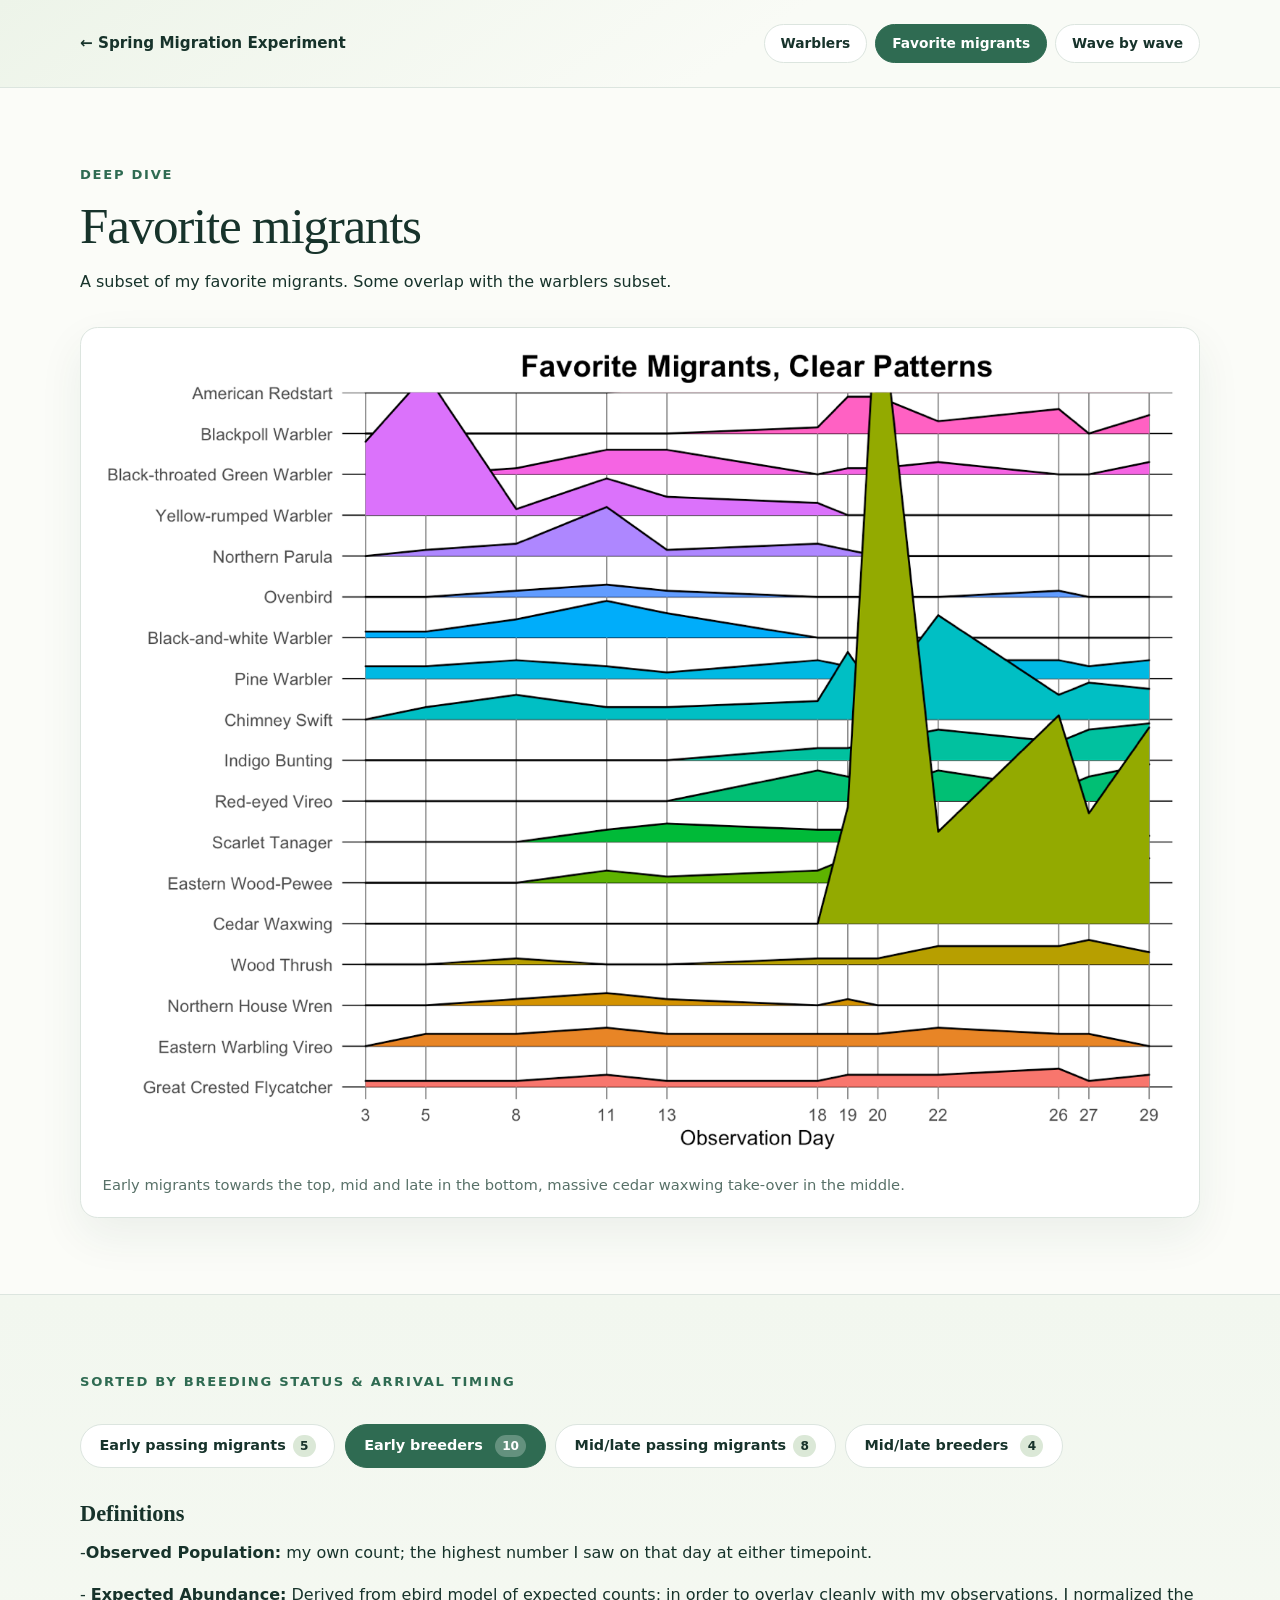
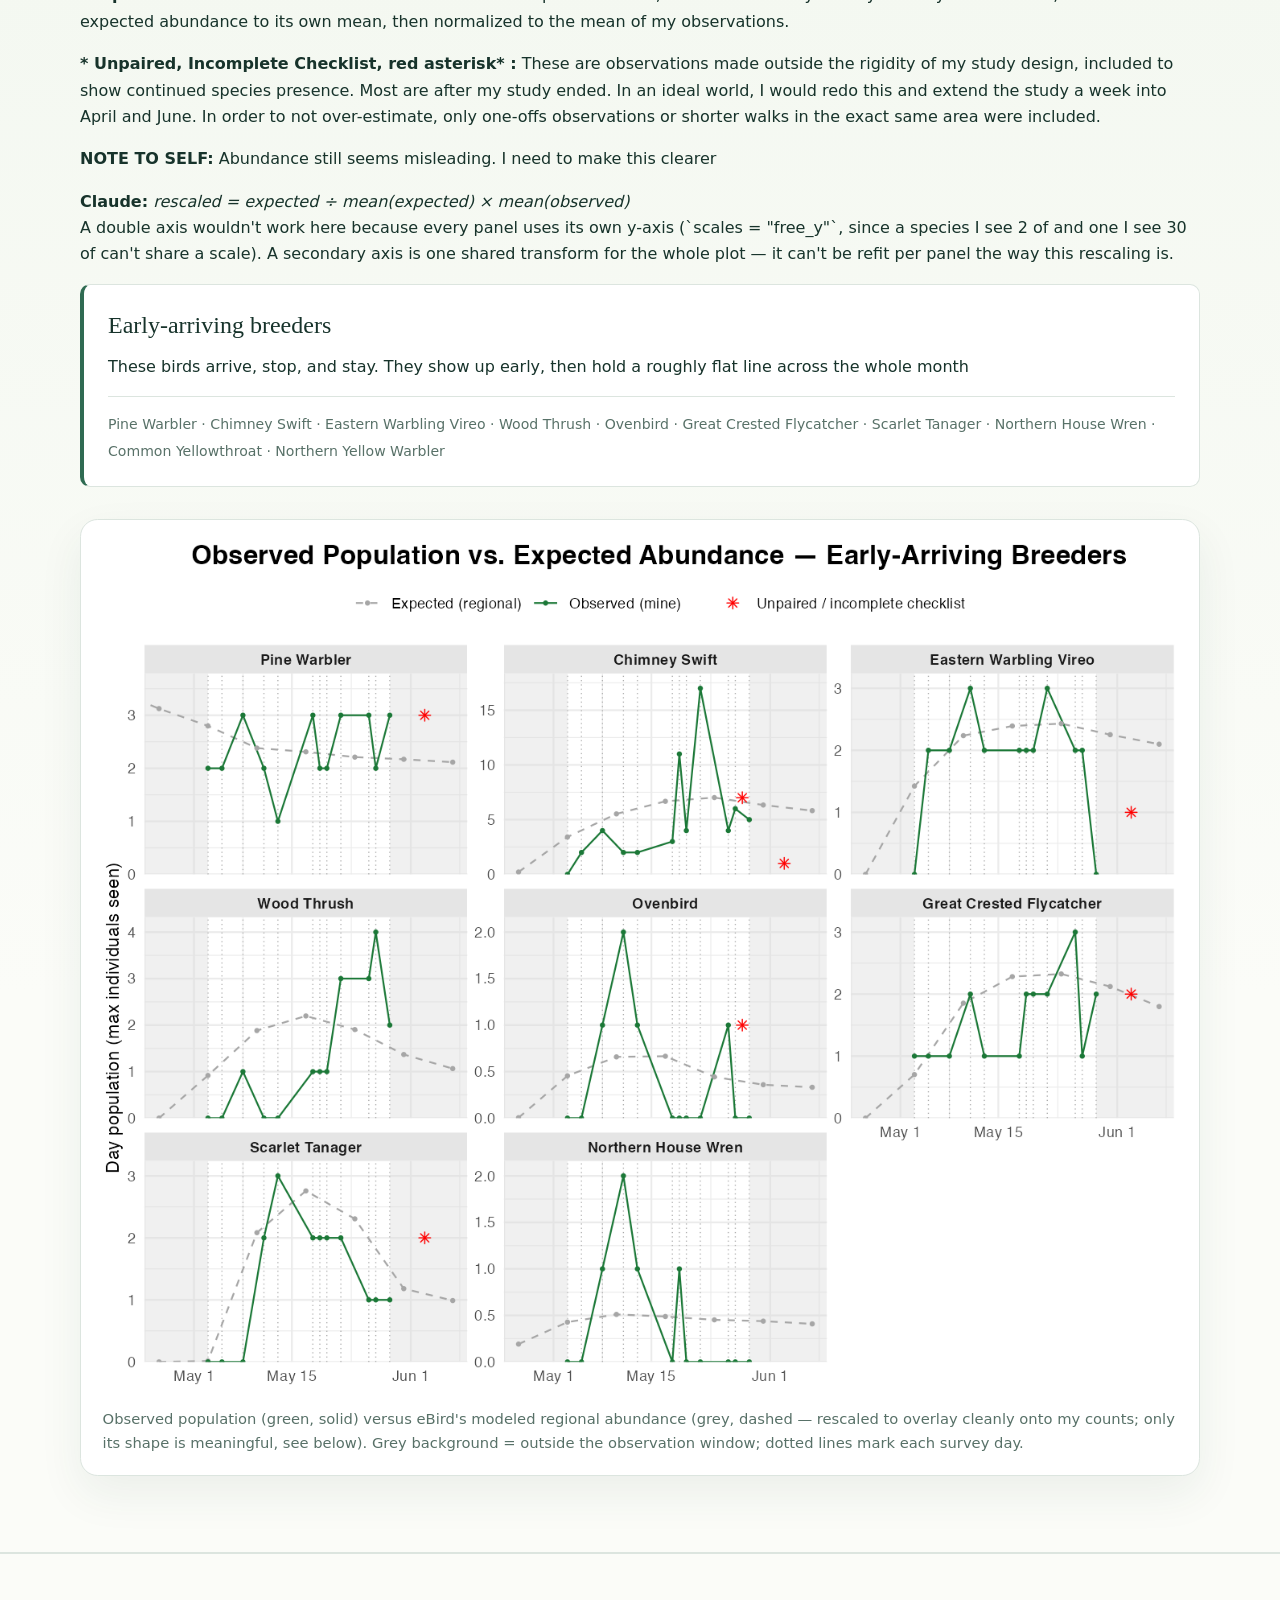
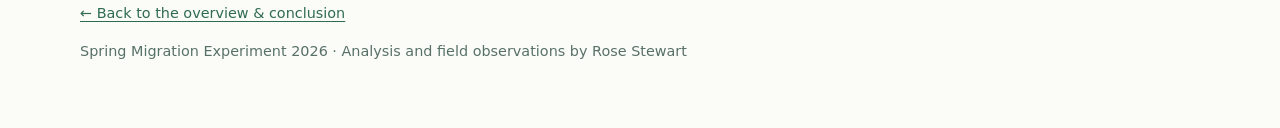
<file: docs/favorites.html>
<!doctype html>
<html lang="en">
<head>
  <meta charset="utf-8">
  <meta name="viewport" content="width=device-width, initial-scale=1">
  <meta name="description" content="Deep dive: 18 favorite migrants, from Rose Stewart's spring migration experiment story site v2.2.">
  <title>Favorite migrants | Spring Migration Experiment</title>
  <link rel="stylesheet" href="styles.css">
  <script src="story.js" defer></script>
</head>
<body>

  <header class="subnav">
    <div class="wrap subnav-inner">
      <a class="subnav-home" href="index.html">&larr; Spring Migration Experiment</a>
      <nav class="subnav-links" aria-label="Deep dives">
        <a href="warblers.html">Warblers</a>
        <a href="favorites.html" class="is-current">Favorite migrants</a>
        <a href="waves.html">Wave by wave</a>
      </nav>
    </div>
  </header>

  <main>

<!--18 FAVORITE MIGRANTS -->
    <section>
      <div class="wrap">
        <p class="eyebrow">Deep dive</p>
        <h2>Favorite migrants</h2>
        <p>A subset of my favorite migrants. Some overlap with the warblers subset.</p>
        <figure class="figure">
          <img src="assets/ridges-favorites.png" alt="Ridgeline plot of favorite migrant species through May." loading="lazy">
          <figcaption>Early migrants towards the top, mid and late in the bottom, massive cedar waxwing take-over in the middle.</figcaption>
        </figure>
      </div>
    </section>

<!--BREEDING STATUS & ARRIVAL TIMING-->
    <section class="groups-section">
      <div class="wrap">
        <p class="eyebrow">Sorted by breeding status &amp; arrival timing</p>

        <div class="group-picker" role="tablist" aria-label="Species groups">

          <button class="group-btn" role="tab" aria-selected="false" data-fig="obsexp-early-passing"
            data-title="Early passing migrants"
            data-species="Black-and-white Warbler &middot; Northern Parula &middot; Black-throated Blue Warbler &middot; Yellow-rumped Warbler &middot; Black-throated Green Warbler"
            data-note="Present at the start and gone by the end. Yellow-rumped Warbler peaks at 22 birds on May 5 and is absent after mid-month &mdash; the clearest passage signal in the data.">Early passing migrants<span class="count">5</span></button>

          <button class="group-btn is-active" role="tab" aria-selected="true" data-fig="obsexp-early-breeders"
            data-title="Early-arriving breeders"
            data-species="Pine Warbler &middot; Chimney Swift &middot; Eastern Warbling Vireo &middot; Wood Thrush &middot; Ovenbird &middot; Great Crested Flycatcher &middot; Scarlet Tanager &middot; Northern House Wren &middot; Common Yellowthroat &middot; Northern Yellow Warbler"
            data-note="These birds arrive, stop, and stay. They show up early, then hang around to nest.">Early breeders <span class="count">10</span></button>

          <button class="group-btn" role="tab" aria-selected="false" data-fig="obsexp-midlate-passing"
            data-title="Mid/late passing migrants"
            data-species="American Redstart &middot; Cape May Warbler &middot; Magnolia Warbler &middot; Bay-breasted Warbler &middot; Blackburnian Warbler &middot; Chestnut-sided Warbler &middot; Blackpoll Warbler &middot; Canada Warbler"
            data-note="Like the early passing migrants, these birds come and go. These migrants, however, don't arrive until mid-May.">Mid/late passing migrants<span class="count">8</span></button>

          <button class="group-btn" role="tab" aria-selected="false" data-fig="obsexp-midlate-breeders"
            data-title="Mid/late-arriving breeders"
            data-species="Cedar Waxwing &middot; Eastern Wood-Pewee &middot; Red-eyed Vireo &middot; Indigo Bunting"
            data-note="These birds arrive in the same waves as the mid/late passing migrants, but they stay to make babies. While the passing migrants form a clear up-and-down peak, these look more like the front side of a hill.">Mid/late breeders <span class="count">4</span></button>

        </div>
       <h3>Definitions</h3>
        <p> -<strong>Observed Population:</strong> my own count; the highest number I saw on that day at either timepoint.</p>
        <p> - <strong>Expected Abundance:</strong> Derived from ebird model of expected counts; in order to overlay cleanly with my observations, I normalized the expected abundance to its own mean, then normalized to the mean of my observations.</p>
        <p> <strong>* Unpaired, Incomplete Checklist, red asterisk* :</strong> These are observations made outside the rigidity of my study design, included to show continued species presence. Most are after my study ended. In an ideal world, I would redo this and extend the study a week into April and June. In order to not over-estimate, only one-offs observations or shorter walks in the exact same area were included.</p>
        <p><strong>NOTE TO SELF:</strong> Abundance still seems misleading. I need to make this clearer</p>
        <p><strong>Claude:</strong> <em>rescaled = expected &divide; mean(expected) &times; mean(observed)</em>
        <br>A double axis wouldn't work here because every panel uses its own y-axis (`scales = "free_y"`, since a species I see 2 of and one I see 30 of can't share a scale). A secondary axis is one shared transform for the whole plot &mdash; it can't be refit per panel the way this rescaling is.</p>


        <div class="group-detail">
          <h3 id="groupTitle">Early-arriving breeders</h3>
          <p id="groupNote">These birds arrive, stop, and stay. They show up early, then hold a roughly flat line across the whole month</p>
          <p class="species-list" id="groupSpecies">Pine Warbler &middot; Chimney Swift &middot; Eastern Warbling Vireo &middot; Wood Thrush &middot; Ovenbird &middot; Great Crested Flycatcher &middot; Scarlet Tanager &middot; Northern House Wren &middot; Common Yellowthroat &middot; Northern Yellow Warbler</p>
        </div>

        <figure class="figure">
          <img id="groupImg" src="assets/obsexp-early-breeders.png" alt="Small-multiple charts comparing observed counts with expected regional abundance for one species group." loading="lazy">
          <figcaption>Observed population (green, solid) versus eBird's modeled regional abundance (grey, dashed &mdash; rescaled to overlay cleanly onto my counts; only its shape is meaningful, see below). Grey background = outside the observation window; dotted lines mark each survey day.</figcaption>
        </figure>
      </div>
    </section>

  </main>

<!--Footer-->
  <footer class="site-footer">
    <div class="wrap">
      <p><a href="index.html#conclusion">&larr; Back to the overview &amp; conclusion</a></p>
      <p class="muted">Spring Migration Experiment 2026 &middot; Analysis and field observations by Rose Stewart</p>
    </div>
  </footer>
</body>
</html>
</file>
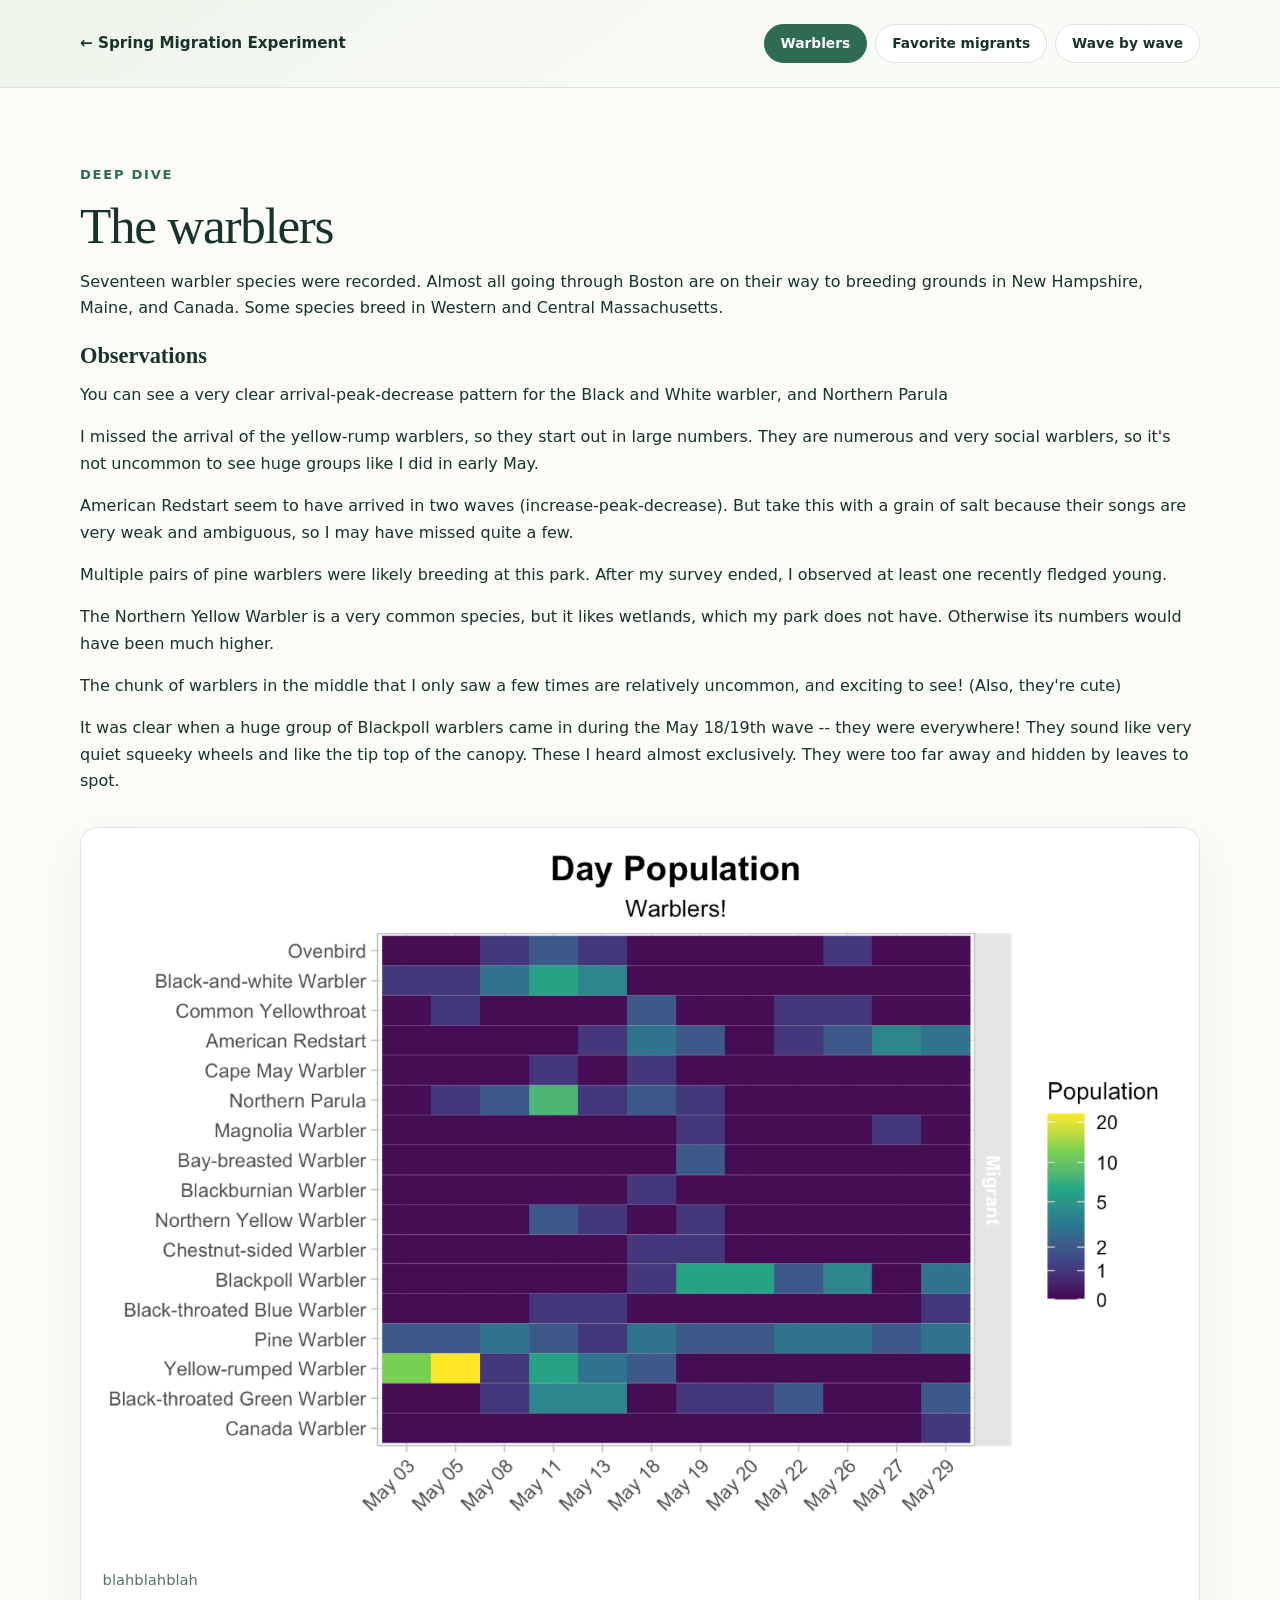
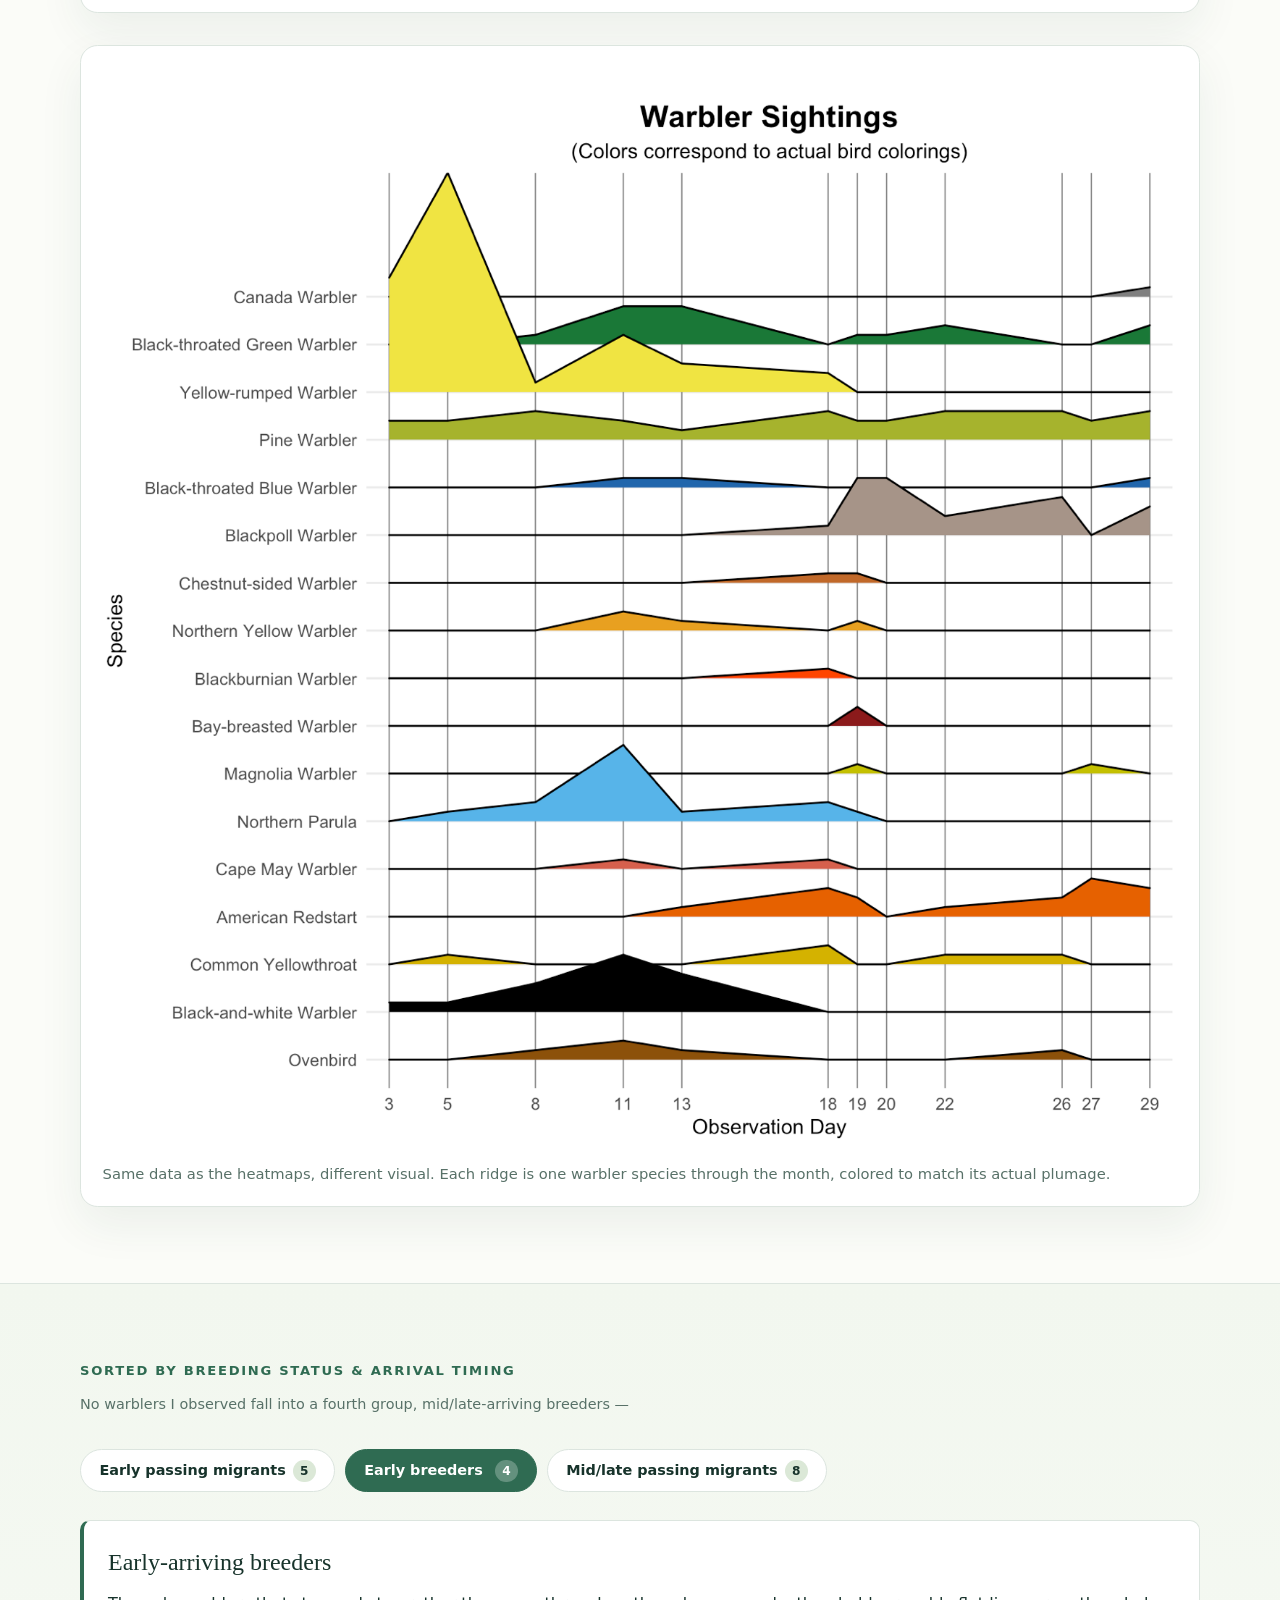
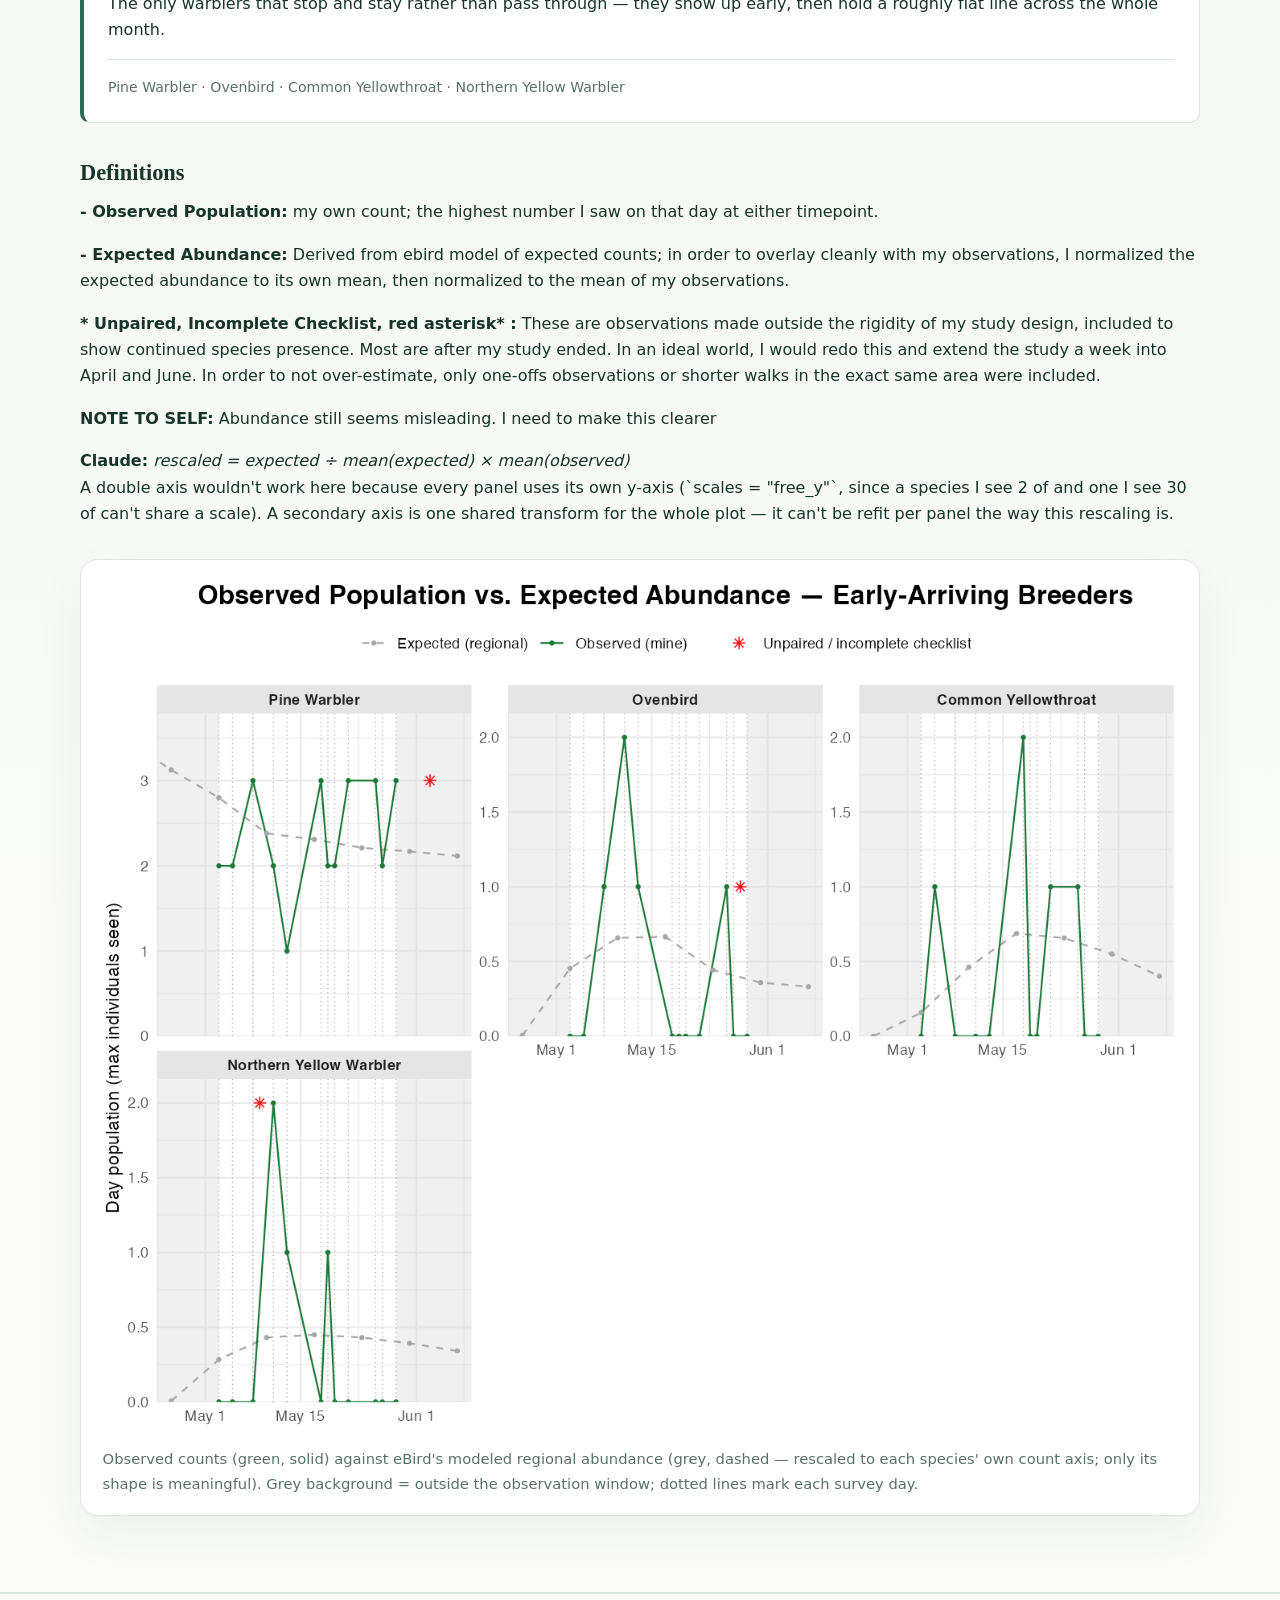
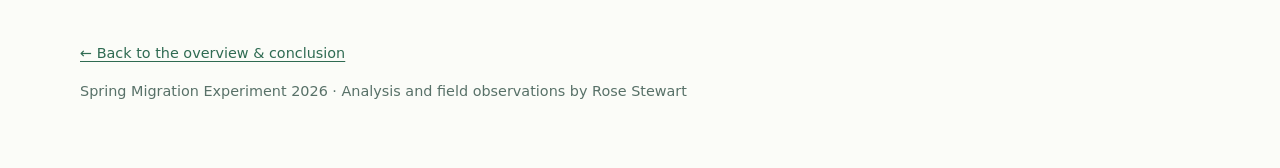
<file: docs/warblers.html>
<!doctype html>
<html lang="en">
<head>
  <meta charset="utf-8">
  <meta name="viewport" content="width=device-width, initial-scale=1">
  <meta name="description" content="Deep dive: the warblers, from Rose Stewart's spring migration experiment story site v2.2.">
  <title>The warblers | Spring Migration Experiment</title>
  <link rel="stylesheet" href="styles.css">
  <script src="story.js" defer></script>
</head>
<body>

  <header class="subnav">
    <div class="wrap subnav-inner">
      <a class="subnav-home" href="index.html">&larr; Spring Migration Experiment</a>
      <nav class="subnav-links" aria-label="Deep dives">
        <a href="warblers.html" class="is-current">Warblers</a>
        <a href="favorites.html">Favorite migrants</a>
        <a href="waves.html">Wave by wave</a>
      </nav>
    </div>
  </header>

  <main>

<!--WARBLERS -->
    <section>
      <div class="wrap">
        <p class="eyebrow">Deep dive</p>
        <h2>The warblers</h2>
        <p>Seventeen warbler species were recorded. Almost all going through Boston are on their way to breeding grounds in New Hampshire, Maine, and Canada. Some species breed in Western and Central Massachusetts.</p>
        <h3>Observations</h3>
        <p>You can see a very clear arrival-peak-decrease pattern for the Black and White warbler, and Northern Parula</p>
        <p>I missed the arrival of the yellow-rump warblers, so they start out in large numbers. They are numerous and very social warblers, so it's not uncommon to see huge groups like I did in early May.</p>
        <p>American Redstart seem to have arrived in two waves (increase-peak-decrease). But take this with a grain of salt because their songs are very weak and ambiguous, so I may have missed quite a few.</p>
        <p>Multiple pairs of pine warblers were likely breeding at this park. After my survey ended, I observed at least one recently fledged young.</p>
        <p>The Northern Yellow Warbler is a very common species, but it likes wetlands, which my park does not have. Otherwise its numbers would have been much higher.</p>
        <p>The chunk of warblers in the middle that I only saw a few times are relatively uncommon, and exciting to see! (Also, they're cute)</p>
        <p>It was clear when a huge group of Blackpoll warblers came in during the May 18/19th wave -- they were everywhere! They sound like very quiet squeeky wheels and like the tip top of the canopy. These I heard almost exclusively. They were too far away and hidden by leaves to spot.</p>
        <figure class="figure">
          <img src="assets/heatmap-warblers.png" alt="Heatmap of 17 warbler species by survey date." loading="lazy">
          <figcaption>blahblahblah</figcaption>
        </figure>
        <figure class="figure">
          <img src="assets/ridges-warblers.png" alt="Ridgeline plot of warbler sightings through May, each species colored to match its real plumage." loading="lazy">
          <figcaption>Same data as the heatmaps, different visual. Each ridge is one warbler species through the month, colored to match its actual plumage.</figcaption>
        </figure>
      
      </div>
    </section>

<!--BREEDING STATUS & ARRIVAL TIMING-->
    <section class="groups-section">
      <div class="wrap">
        <p class="eyebrow">Sorted by breeding status &amp; arrival timing</p>
        <p class="muted">No warblers I observed fall into a fourth group, mid/late-arriving breeders &mdash; </p>


        <div class="group-picker" role="tablist" aria-label="Species groups">

          <button class="group-btn" role="tab" aria-selected="false" data-fig="obsexp-early-passing"
            data-title="Early passing migrants"
            data-species="Black-and-white Warbler &middot; Northern Parula &middot; Black-throated Blue Warbler &middot; Yellow-rumped Warbler &middot; Black-throated Green Warbler"
            data-note="Present at the start and gone by the end. Yellow-rumped Warbler peaks at 22 birds on May 5 and is absent after mid-month &mdash; the clearest passage signal in the data.">Early passing migrants<span class="count">5</span></button>

          <button class="group-btn is-active" role="tab" aria-selected="true" data-fig="obsexp-warblers-early-breeders"
            data-title="Early-arriving breeders"
            data-species="Pine Warbler &middot; Ovenbird &middot; Common Yellowthroat &middot; Northern Yellow Warbler"
            data-note="The only warblers that stop and stay rather than pass through &mdash; they show up early, then hold a roughly flat line across the whole month.">Early breeders <span class="count">4</span></button>

          <button class="group-btn" role="tab" aria-selected="false" data-fig="obsexp-midlate-passing"
            data-title="Mid/late passing migrants"
            data-species="American Redstart &middot; Cape May Warbler &middot; Magnolia Warbler &middot; Bay-breasted Warbler &middot; Blackburnian Warbler &middot; Chestnut-sided Warbler &middot; Blackpoll Warbler &middot; Canada Warbler"
            data-note="Like the early passing migrants, these birds come and go. These migrants, however, don't arrive until mid-May.">Mid/late passing migrants<span class="count">8</span></button>

        </div>

        <div class="group-detail">
          <h3 id="groupTitle">Early-arriving breeders</h3>
          <p id="groupNote">The only warblers that stop and stay rather than pass through &mdash; they show up early, then hold a roughly flat line across the whole month.</p>
          <p class="species-list" id="groupSpecies">Pine Warbler &middot; Ovenbird &middot; Common Yellowthroat &middot; Northern Yellow Warbler</p>
        </div>
        

        <h3>Definitions</h3>
        <p> <strong>- Observed Population:</strong> my own count; the highest number I saw on that day at either timepoint.</p>
        <p> <strong>- Expected Abundance:</strong> Derived from ebird model of expected counts; in order to overlay cleanly with my observations, I normalized the expected abundance to its own mean, then normalized to the mean of my observations.</p>
        <p> <strong>* Unpaired, Incomplete Checklist, red asterisk* :</strong> These are observations made outside the rigidity of my study design, included to show continued species presence. Most are after my study ended. In an ideal world, I would redo this and extend the study a week into April and June. In order to not over-estimate, only one-offs observations or shorter walks in the exact same area were included.</p>
        <p><strong>NOTE TO SELF:</strong> Abundance still seems misleading. I need to make this clearer</p>
        <p><strong>Claude:</strong> <em>rescaled = expected &divide; mean(expected) &times; mean(observed)</em>
        <br>A double axis wouldn't work here because every panel uses its own y-axis (`scales = "free_y"`, since a species I see 2 of and one I see 30 of can't share a scale). A secondary axis is one shared transform for the whole plot &mdash; it can't be refit per panel the way this rescaling is.</p>

        <figure class="figure">
          <img id="groupImg" src="assets/obsexp-warblers-early-breeders.png" alt="Small-multiple charts comparing observed counts with expected regional abundance for one species group." loading="lazy">
          <figcaption>Observed counts (green, solid) against eBird's modeled regional abundance (grey, dashed &mdash; rescaled to each species' own count axis; only its shape is meaningful). Grey background = outside the observation window; dotted lines mark each survey day.</figcaption>
        </figure>
      </div>
    </section>

  </main>

<!--Footer-->
  <footer class="site-footer">
    <div class="wrap">
      <p><a href="index.html#conclusion">&larr; Back to the overview &amp; conclusion</a></p>
      <p class="muted">Spring Migration Experiment 2026 &middot; Analysis and field observations by Rose Stewart</p>
    </div>
  </footer>
</body>
</html>
</file>
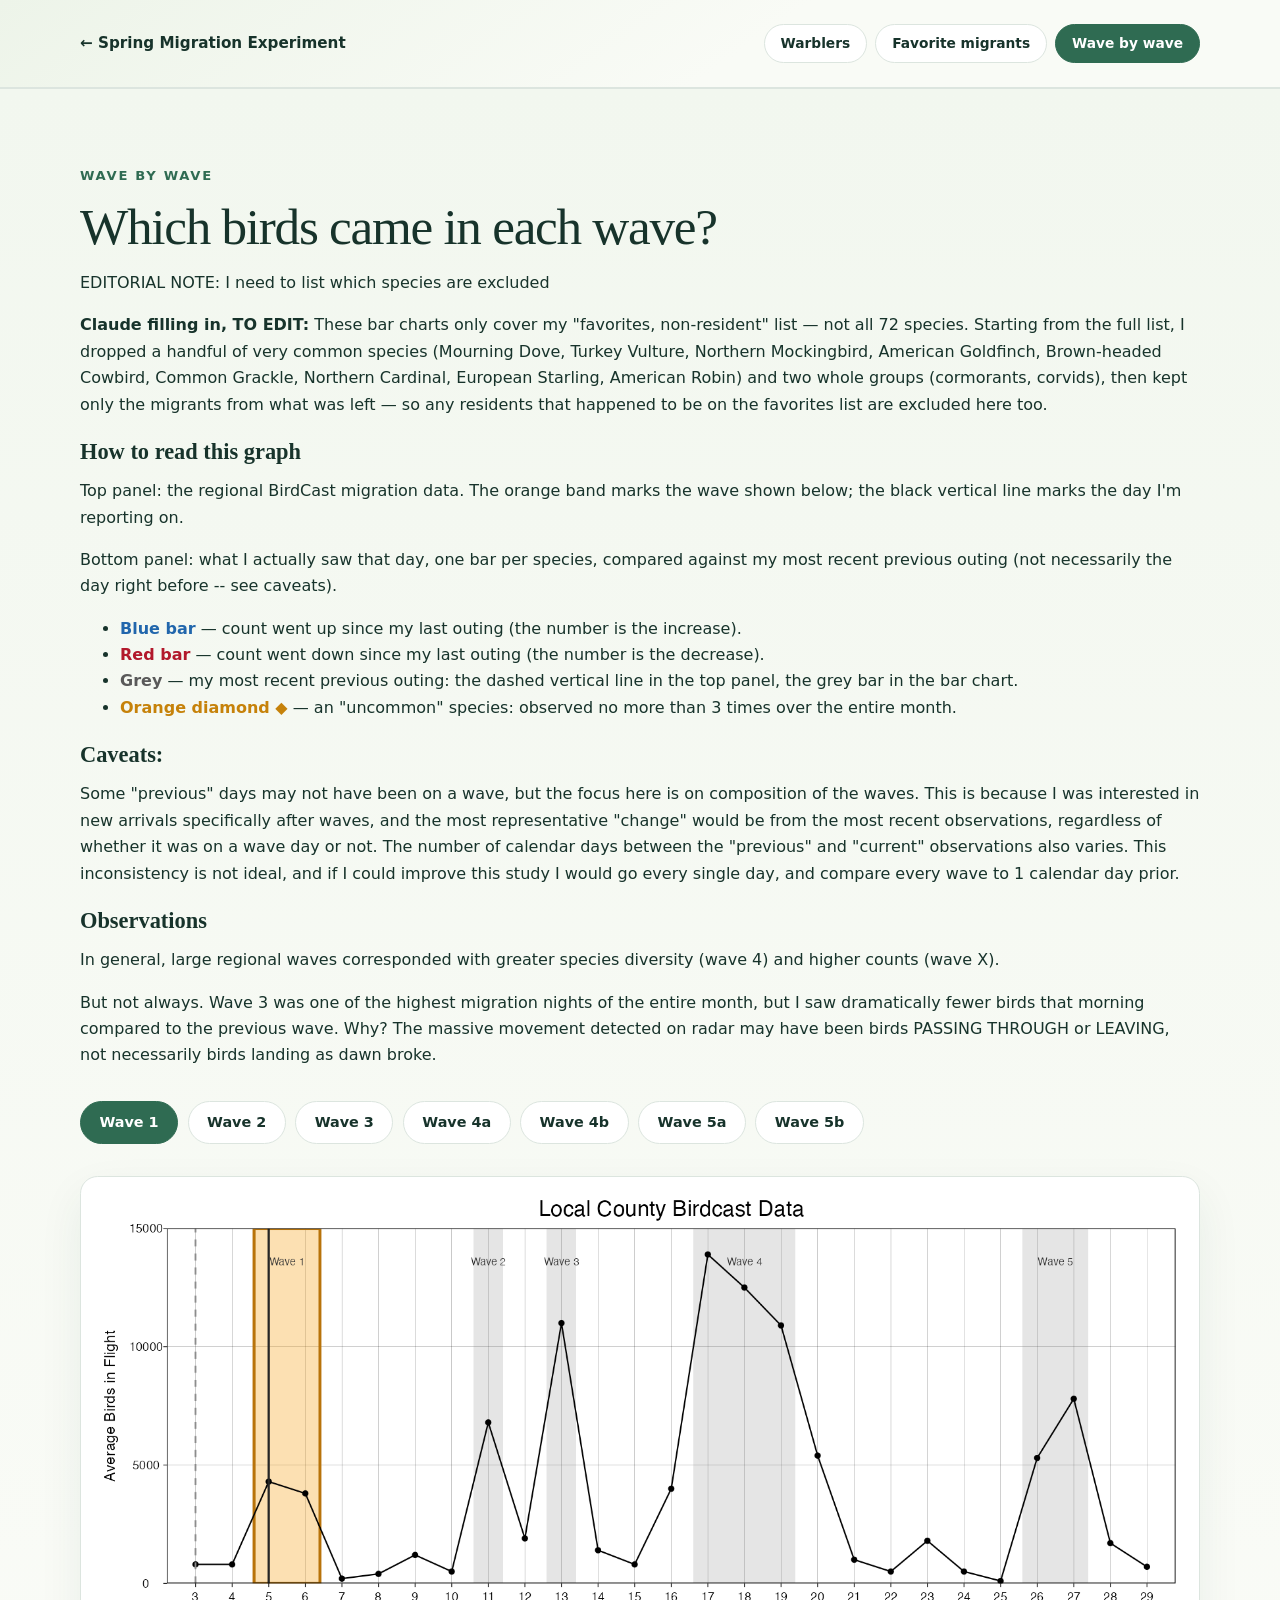
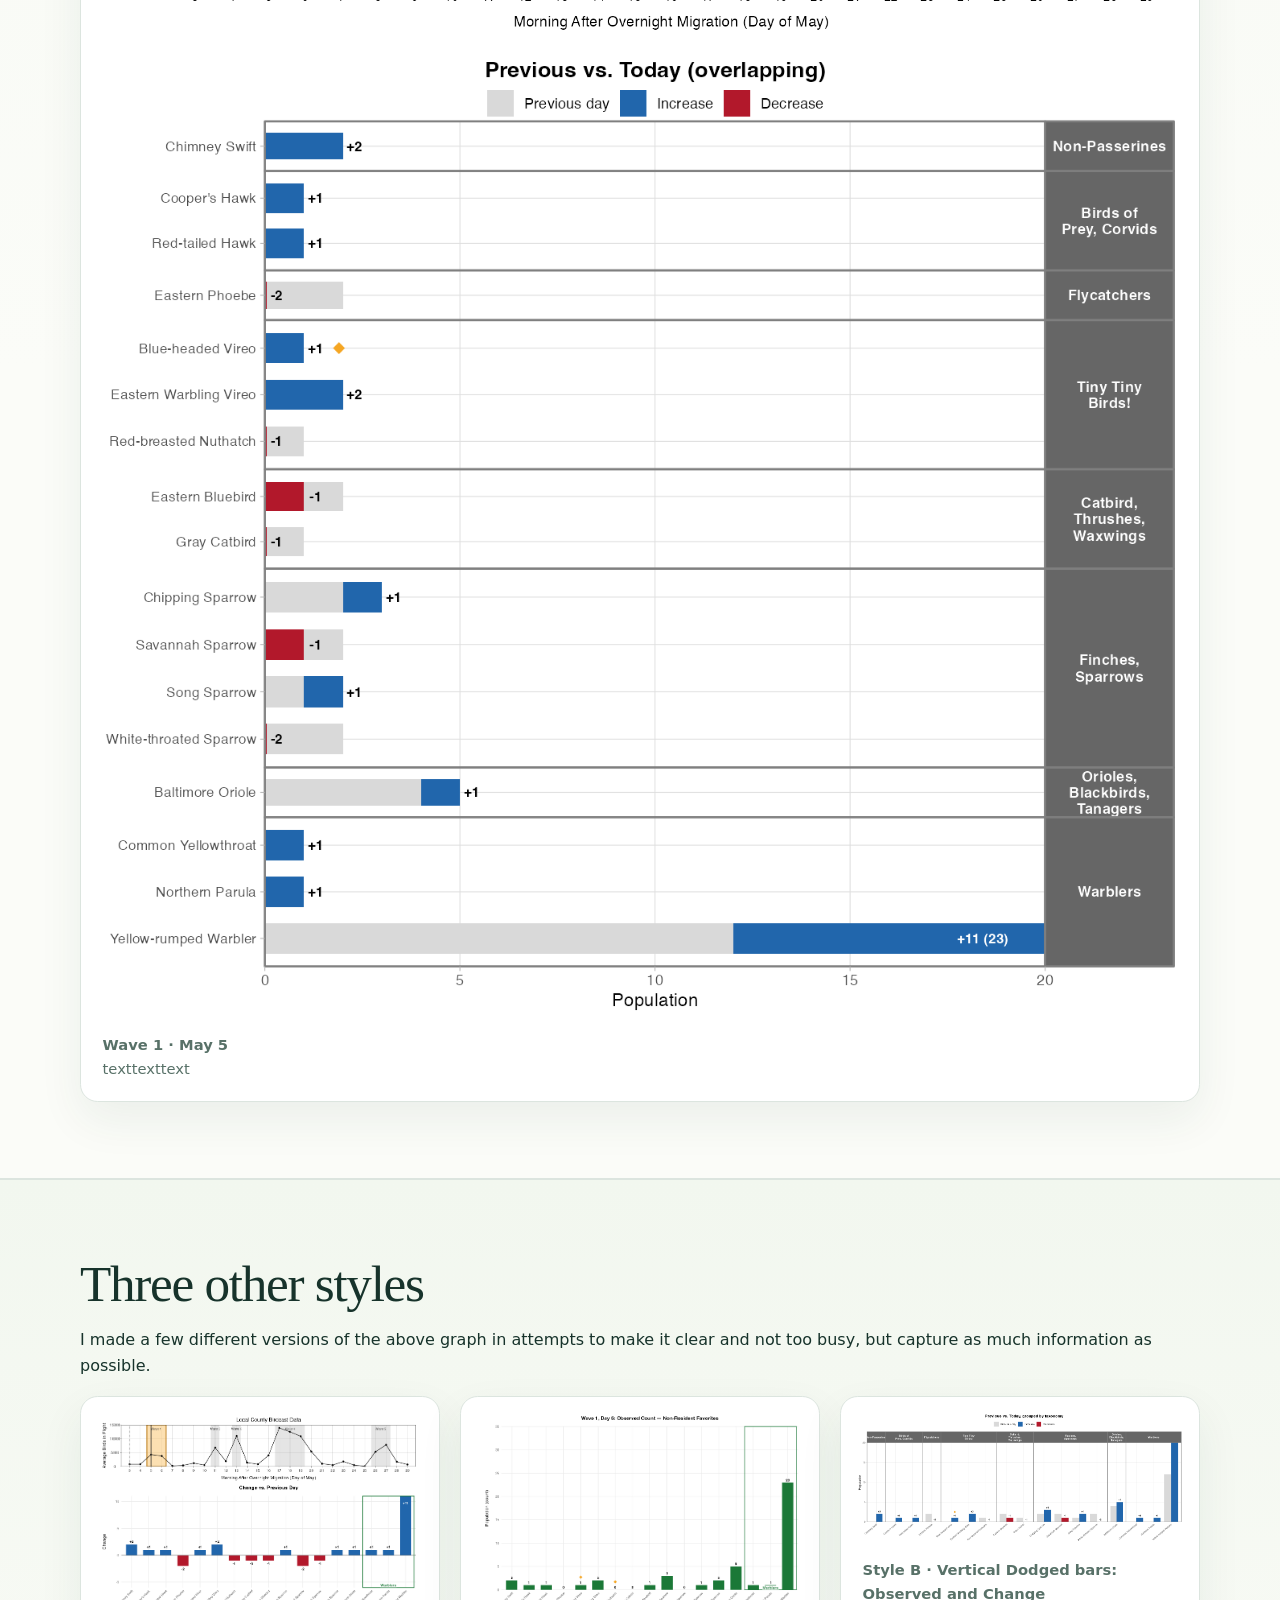
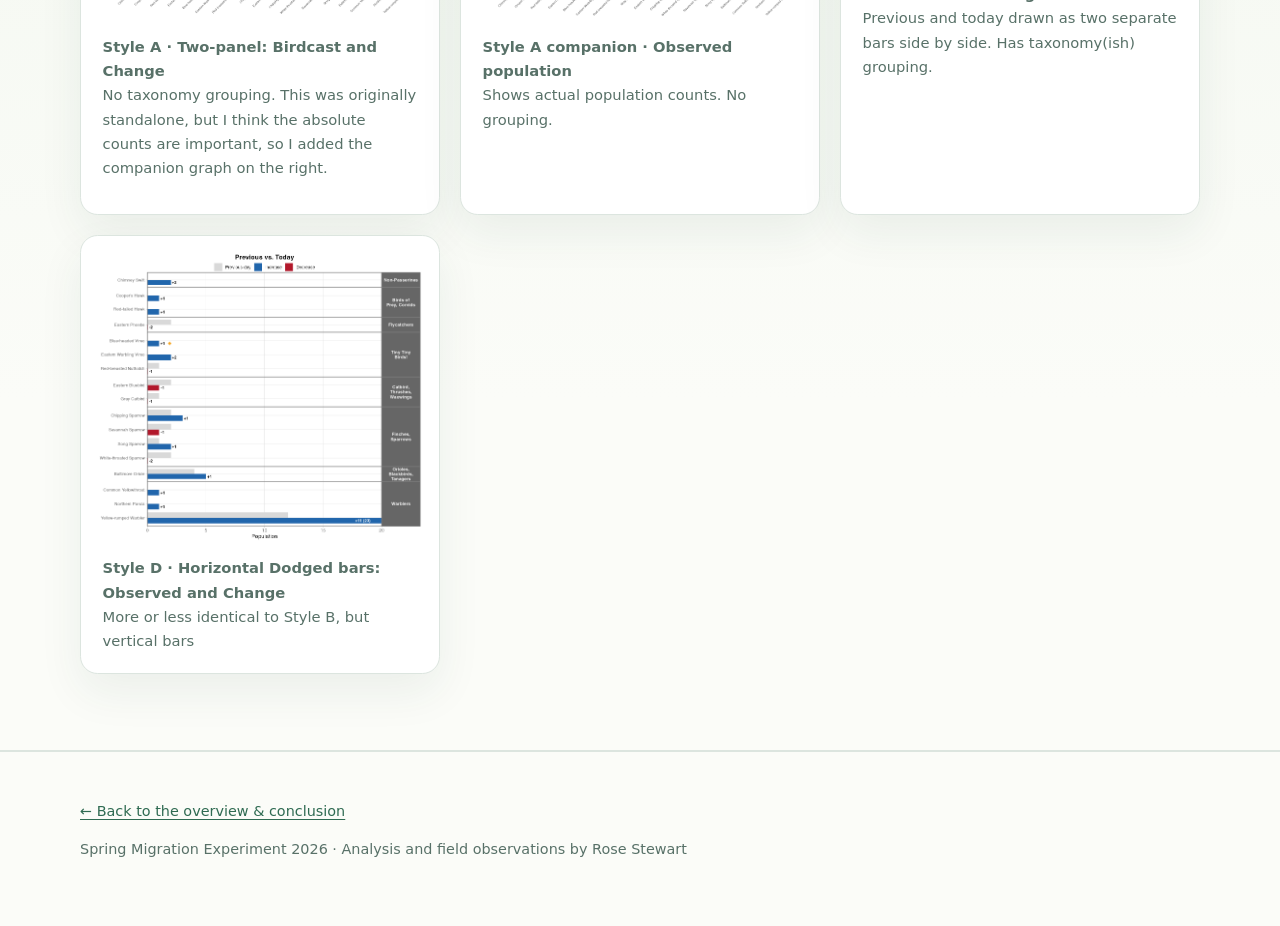
<file: docs/waves.html>
<!doctype html>
<html lang="en">
<head>
  <meta charset="utf-8">
  <meta name="viewport" content="width=device-width, initial-scale=1">
  <meta name="description" content="Deep dive: wave-by-wave breakdown, from Rose Stewart's spring migration experiment story site v2.2.">
  <title>Wave by wave | Spring Migration Experiment</title>
  <link rel="stylesheet" href="styles.css">
  <script src="story.js" defer></script>
</head>
<body>

  <header class="subnav">
    <div class="wrap subnav-inner">
      <a class="subnav-home" href="index.html">&larr; Spring Migration Experiment</a>
      <nav class="subnav-links" aria-label="Deep dives">
        <a href="warblers.html">Warblers</a>
        <a href="favorites.html">Favorite migrants</a>
        <a href="waves.html" class="is-current">Wave by wave</a>
      </nav>
    </div>
  </header>

  <main>

<!--RESULTS: WAVES: PER-WAVE BREAKDOWN-->
    <section class="waves-section">
      <div class="wrap">
        <p class="eyebrow">Wave by wave</p>
        <h2>Which birds came in each wave?</h2>
        <p>EDITORIAL NOTE: I need to list which species are excluded</p>
        <p><strong>Claude filling in, TO EDIT:</strong> These bar charts only cover my "favorites, non-resident" list &mdash; not all 72 species. Starting from the full list, I dropped a handful of very common species (Mourning Dove, Turkey Vulture, Northern Mockingbird, American Goldfinch, Brown-headed Cowbird, Common Grackle, Northern Cardinal, European Starling, American Robin) and two whole groups (cormorants, corvids), then kept only the migrants from what was left &mdash; so any residents that happened to be on the favorites list are excluded here too.</p>
        <h3>How to read this graph</h3>
        <p>Top panel: the regional BirdCast migration data. The orange band marks the wave shown below; the black vertical line marks the day I'm reporting on.</p>
        <p>Bottom panel: what I actually saw that day, one bar per species, compared against my most recent previous outing (not necessarily the day right before -- see caveats).</p>
        <ul>
          <li><strong class="key-blue">Blue bar</strong> &mdash; count went up since my last outing (the number is the increase).</li>
          <li><strong class="key-red">Red bar</strong> &mdash; count went down since my last outing (the number is the decrease).</li>
          <li><strong class="key-grey">Grey</strong> &mdash; my most recent previous outing: the dashed vertical line in the top panel, the grey bar in the bar chart.</li>
          <li><strong class="key-orange">Orange diamond &#9670;</strong> &mdash; an "uncommon" species: observed no more than 3 times over the entire month.</li>
        </ul>
        <h3>Caveats:</h3>
        <p>Some "previous" days may not have been on a wave, but the focus here is on composition of the waves. This is because I was interested in new arrivals specifically after waves, and the most representative "change" would be from the most recent observations, regardless of whether it was on a wave day or not. The number of calendar days between the "previous" and "current" observations also varies. This inconsistency is not ideal, and if I could improve this study I would go every single day, and compare every wave to 1 calendar day prior.</p>
        <h3>Observations</h3>
        <p>In general, large regional waves corresponded with greater species diversity (wave 4) and higher counts (wave X).</p>
        <p>But not always. Wave 3 was one of the highest migration nights of the entire month, but I saw dramatically fewer birds that morning compared to the previous wave. Why? The massive movement detected on radar may have been birds PASSING THROUGH or LEAVING, not necessarily birds landing as dawn broke.</p>
        

        <div class="wave-picker" role="tablist" aria-label="Migration waves">
          <button class="wave-btn is-active" role="tab" aria-selected="true" data-fig="wave1-day05"
            data-title="Wave 1 &middot; May 5"
            data-note="It's still early in the month, so we haven't hit peak migration yet. Yellow-rumped warblers dominate -- these early migrants are numerous and hang out in flocks. Species diversity is also the lowest of the entire month because most species haven't arrived yet.">Wave 1</button>
          <button class="wave-btn" role="tab" aria-selected="false" data-fig="wave2-day11"
            data-title="Wave 2 &middot; May 11"
            data-note="WAVE 2 NOTES HERE.">Wave 2</button>
          <button class="wave-btn" role="tab" aria-selected="false" data-fig="wave3-day13"
            data-title="Wave 3 &middot; May 13"
            data-note="WAVE 3 NOTES HERE">Wave 3</button>
          <button class="wave-btn" role="tab" aria-selected="false" data-fig="wave4-day18"
            data-title="Wave 4 &middot; May 18"
            data-note="WAVE 4A NOTES HERE">Wave 4a</button>
          <button class="wave-btn" role="tab" aria-selected="false" data-fig="wave4-day19"
            data-title="Wave 4 &middot; May 19"
            data-note="WAVE 4B NOTES HERE">Wave 4b</button>
          <button class="wave-btn" role="tab" aria-selected="false" data-fig="wave5-day26"
            data-title="Wave 5 &middot; May 26"
            data-note="WAVE 5A NOTES HERE">Wave 5a</button>
          <button class="wave-btn" role="tab" aria-selected="false" data-fig="wave5-day27"
            data-title="Wave 5 &middot; May 27"
            data-note="WAVE 5B NOTES HERE">Wave 5b</button>
        </div>

        <figure class="figure wave-figure">
          <img id="waveImg" src="assets/wave1-day05.png" alt="Regional BirdCast flight-intensity chart, that day's wave highlighted." loading="lazy">
          <img id="waveCountImg" class="wave-count-img" src="assets/wave1-day05-stylec.png" alt="Bar chart: previous vs. today's count for each species, grouped by taxonomy, shown as overlapping bars." loading="lazy">
          <figcaption><strong id="waveTitle">Wave 1 &middot; May 5</strong><br><span id="waveNote">texttexttext</span></figcaption>
        </figure>
      </div>
    </section>

<!--RESULTS: WAVES: OTHER CHART STYLES CONSIDERED (for reviewer feedback)-->
    <section class="waves-section">
      <div class="wrap">
        <h2>Three other styles </h2>
        <p>I made a few different versions of the above graph in attempts to make it clear and not too busy, but capture as much information as possible.</p>

        <div class="style-samples">
          <figure class="figure">
            <img src="assets/stylea-sample.png" alt="Style A sample: the original two-panel chart, BirdCast flight intensity on top and a per-species change bar chart below it, not grouped by taxonomy." loading="lazy">
            <figcaption><strong>Style A &middot; Two-panel: Birdcast and Change</strong><br>
            <p>No taxonomy grouping. This was originally standalone, but I think the absolute counts are important, so I added the companion graph on the right.</p>
            </figcaption>
          </figure>
          <figure class="figure">
            <img src="assets/wave1-day05-counts.png" alt="Green bar chart: that day's observed population for each species, not grouped by taxonomy, capped bars shown in white with the true count." loading="lazy">
            <figcaption><strong>Style A companion &middot; Observed population</strong><br>Shows actual population counts. No grouping. </figcaption>
          </figure>
           <figure class="figure">
            <img src="assets/styleb-sample.png" alt="Style B sample: previous vs. today bars, faceted into small panels by taxonomic group, species along the bottom axis." loading="lazy">
            <figcaption><strong>Style B &middot; Vertical Dodged bars: Observed and Change</strong><br>Previous and today drawn as two separate bars side by side. Has taxonomy(ish) grouping.</figcaption>
          </figure>
          <figure class="figure">
            <img src="assets/styled-sample.png" alt="Style D sample: previous vs. today bars, dodged side by side, grouped by taxonomy into bordered panels." loading="lazy">
            <figcaption><strong>Style D &middot; Horizontal Dodged bars: Observed and Change</strong><br>More or less identical to Style B, but vertical bars</figcaption>
          </figure>
        </div>
      </div>
    </section>

  </main>

<!--Footer-->
  <footer class="site-footer">
    <div class="wrap">
      <p><a href="index.html#conclusion">&larr; Back to the overview &amp; conclusion</a></p>
      <p class="muted">Spring Migration Experiment 2026 &middot; Analysis and field observations by Rose Stewart</p>
    </div>
  </footer>
</body>
</html>
</file>
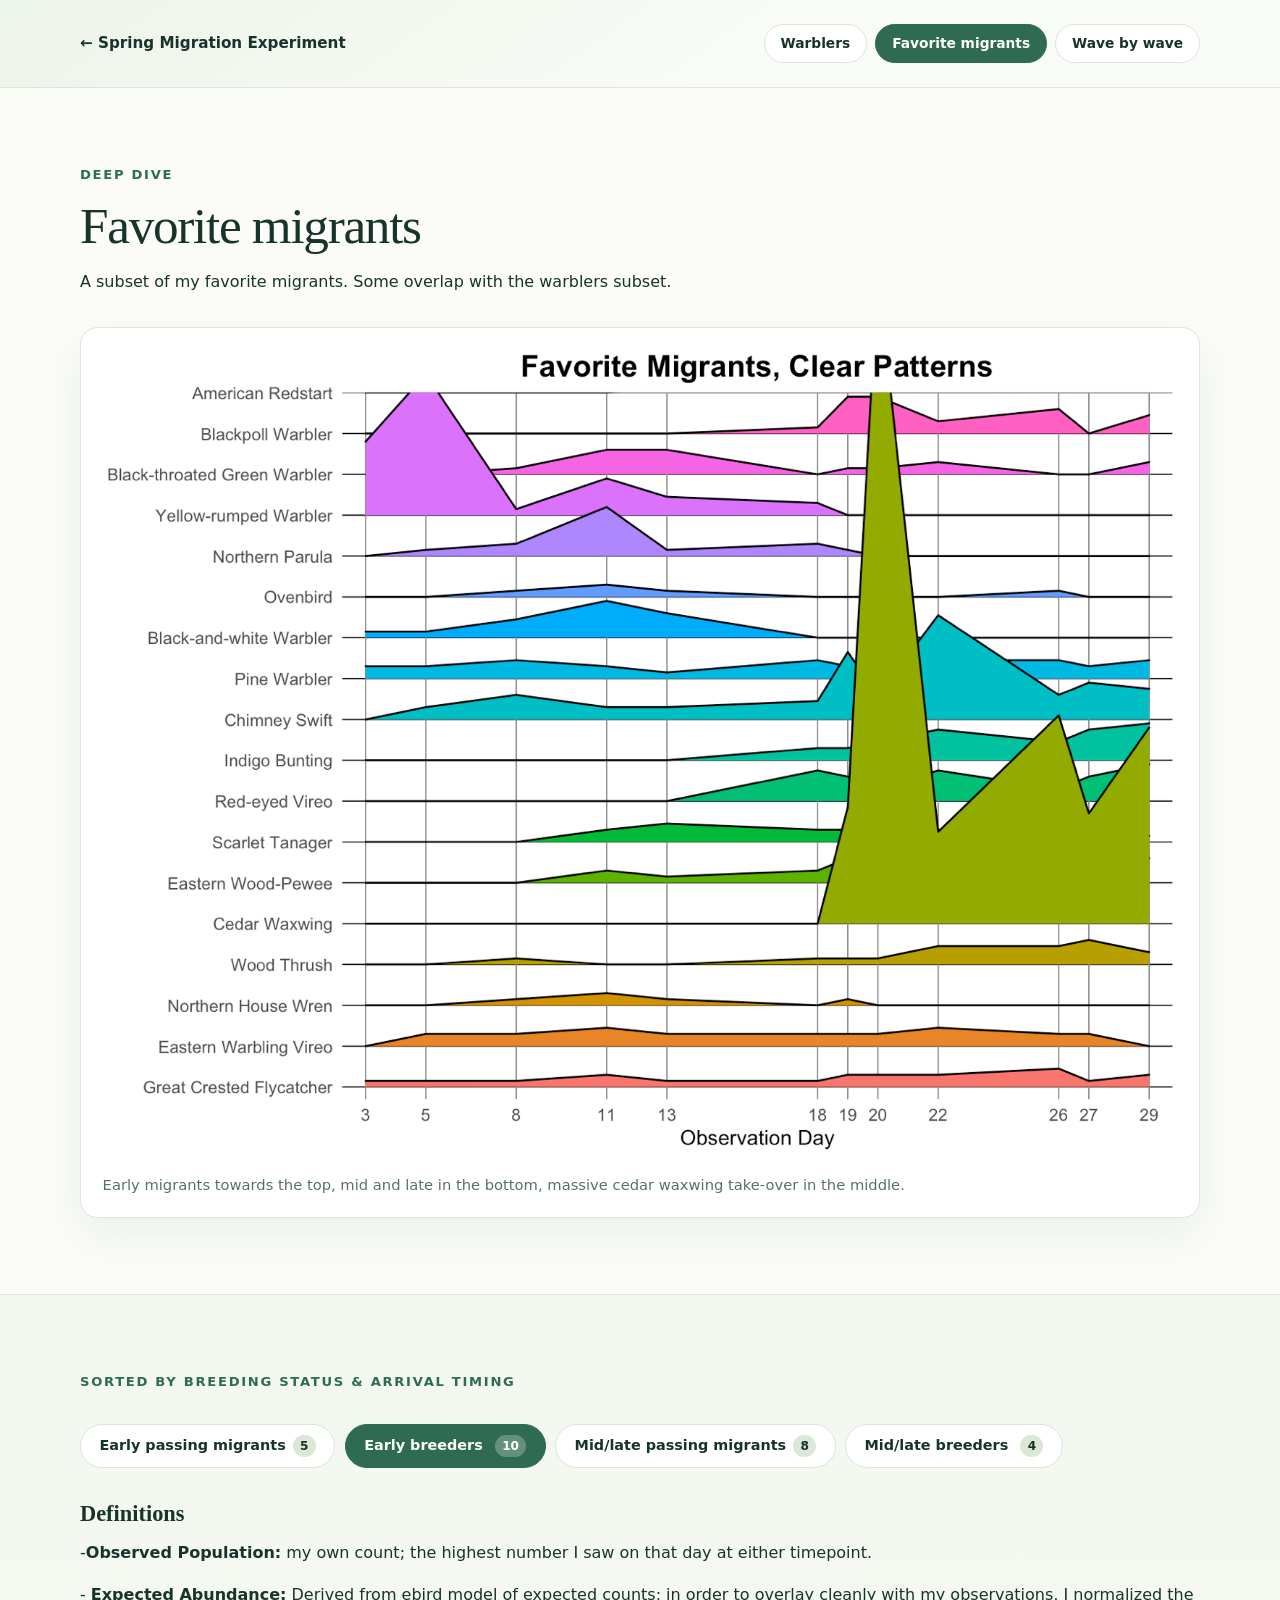
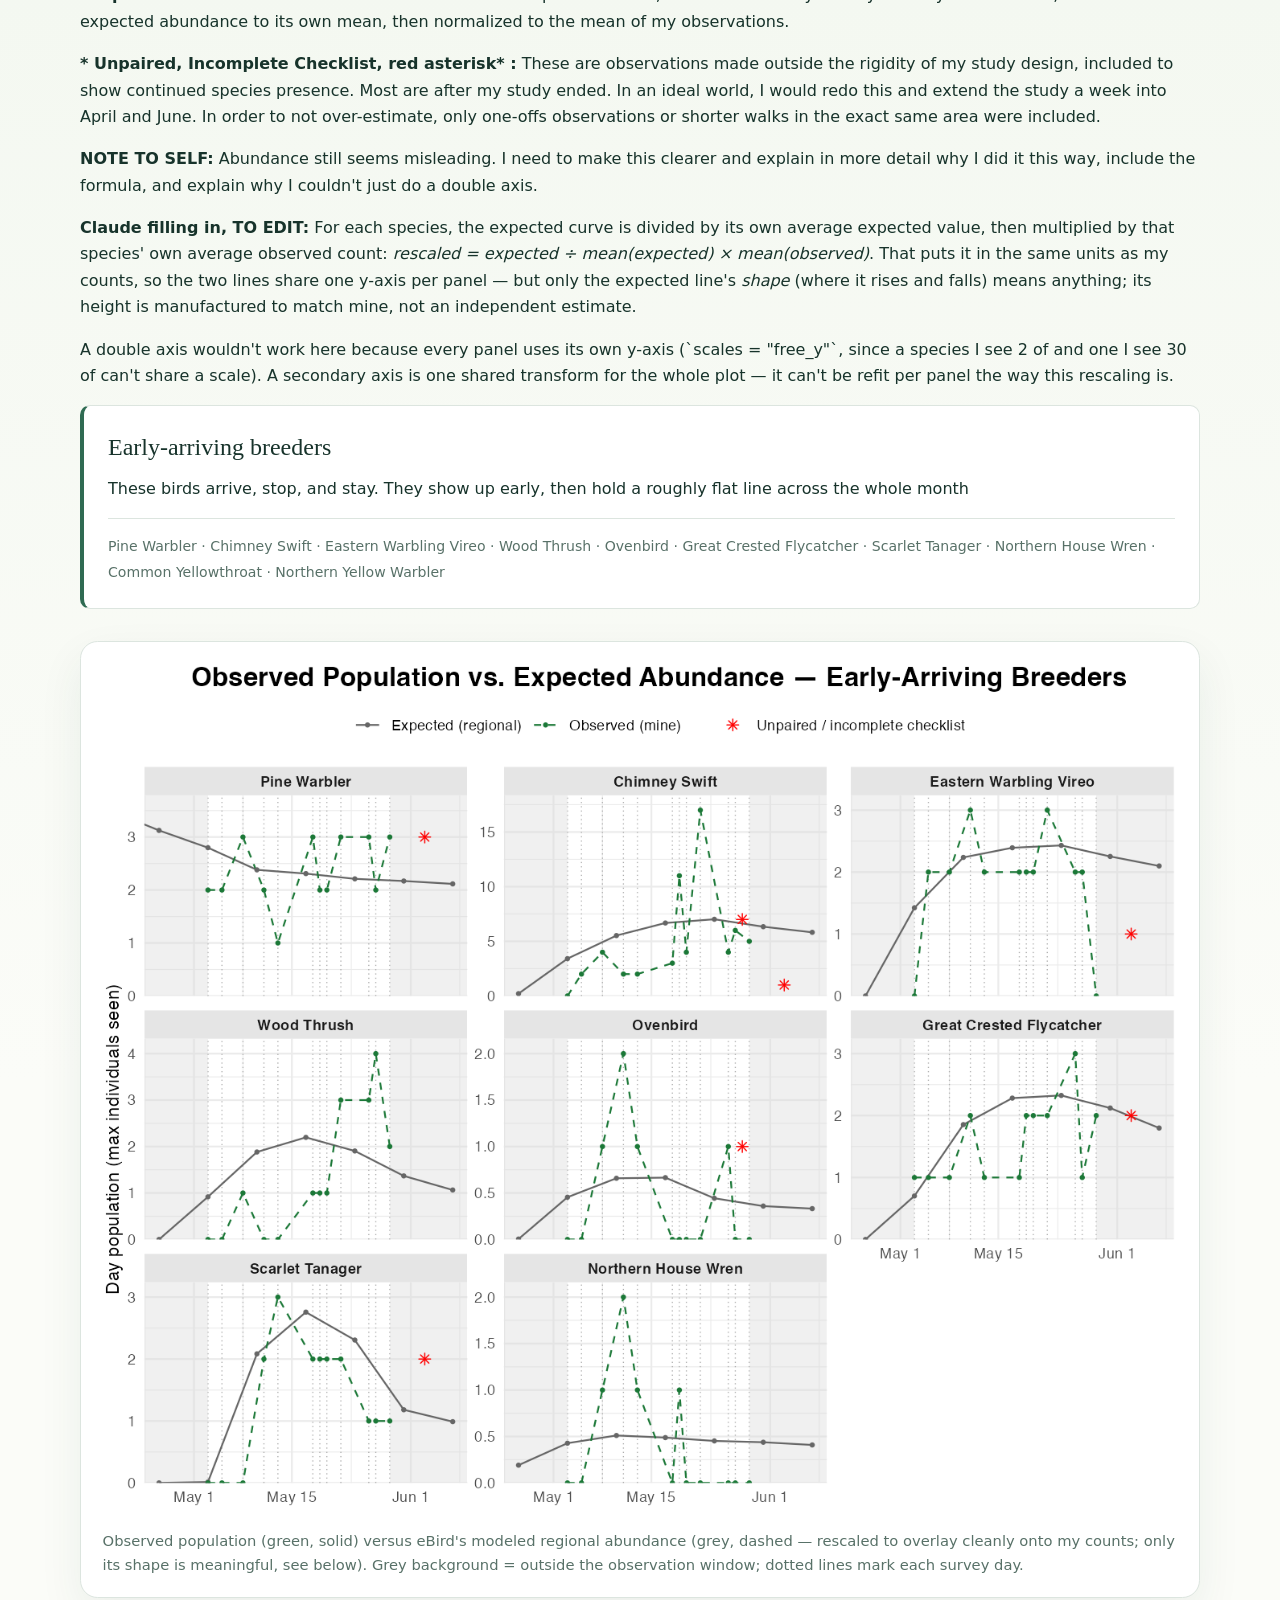
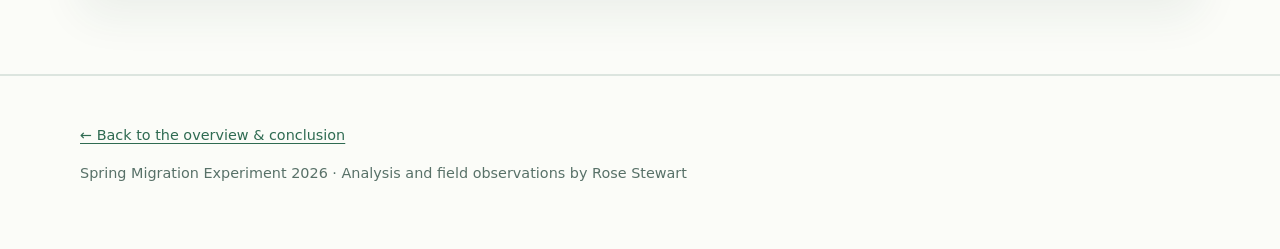
<file: story-site-v2.2/favorites.html>
<!doctype html>
<html lang="en">
<head>
  <meta charset="utf-8">
  <meta name="viewport" content="width=device-width, initial-scale=1">
  <meta name="description" content="Deep dive: 18 favorite migrants, from Rose Stewart's spring migration experiment story site v2.2.">
  <title>Favorite migrants | Spring Migration Experiment</title>
  <link rel="stylesheet" href="styles.css">
  <script src="story.js" defer></script>
</head>
<body>

  <header class="subnav">
    <div class="wrap subnav-inner">
      <a class="subnav-home" href="index.html">&larr; Spring Migration Experiment</a>
      <nav class="subnav-links" aria-label="Deep dives">
        <a href="warblers.html">Warblers</a>
        <a href="favorites.html" class="is-current">Favorite migrants</a>
        <a href="waves.html">Wave by wave</a>
      </nav>
    </div>
  </header>

  <main>

<!--18 FAVORITE MIGRANTS -->
    <section>
      <div class="wrap">
        <p class="eyebrow">Deep dive</p>
        <h2>Favorite migrants</h2>
        <p>A subset of my favorite migrants. Some overlap with the warblers subset.</p>
        <figure class="figure">
          <img src="assets/ridges-favorites.png" alt="Ridgeline plot of favorite migrant species through May." loading="lazy">
          <figcaption>Early migrants towards the top, mid and late in the bottom, massive cedar waxwing take-over in the middle.</figcaption>
        </figure>
      </div>
    </section>

<!--BREEDING STATUS & ARRIVAL TIMING-->
    <section class="groups-section">
      <div class="wrap">
        <p class="eyebrow">Sorted by breeding status &amp; arrival timing</p>

        <div class="group-picker" role="tablist" aria-label="Species groups">

          <button class="group-btn" role="tab" aria-selected="false" data-fig="obsexp-early-passing"
            data-title="Early passing migrants"
            data-species="Black-and-white Warbler &middot; Northern Parula &middot; Black-throated Blue Warbler &middot; Yellow-rumped Warbler &middot; Black-throated Green Warbler"
            data-note="Present at the start and gone by the end. Yellow-rumped Warbler peaks at 22 birds on May 5 and is absent after mid-month &mdash; the clearest passage signal in the data.">Early passing migrants<span class="count">5</span></button>

          <button class="group-btn is-active" role="tab" aria-selected="true" data-fig="obsexp-early-breeders"
            data-title="Early-arriving breeders"
            data-species="Pine Warbler &middot; Chimney Swift &middot; Eastern Warbling Vireo &middot; Wood Thrush &middot; Ovenbird &middot; Great Crested Flycatcher &middot; Scarlet Tanager &middot; Northern House Wren &middot; Common Yellowthroat &middot; Northern Yellow Warbler"
            data-note="These birds arrive, stop, and stay. They show up early, then hang around to nest.">Early breeders <span class="count">10</span></button>

          <button class="group-btn" role="tab" aria-selected="false" data-fig="obsexp-midlate-passing"
            data-title="Mid/late passing migrants"
            data-species="American Redstart &middot; Cape May Warbler &middot; Magnolia Warbler &middot; Bay-breasted Warbler &middot; Blackburnian Warbler &middot; Chestnut-sided Warbler &middot; Blackpoll Warbler &middot; Canada Warbler"
            data-note="Like the early passing migrants, these birds come and go. These migrants, however, don't arrive until mid-May.">Mid/late passing migrants<span class="count">8</span></button>

          <button class="group-btn" role="tab" aria-selected="false" data-fig="obsexp-midlate-breeders"
            data-title="Mid/late-arriving breeders"
            data-species="Cedar Waxwing &middot; Eastern Wood-Pewee &middot; Red-eyed Vireo &middot; Indigo Bunting"
            data-note="These birds arrive in the same waves as the mid/late passing migrants, but they stay to make babies. While the passing migrants form a clear up-and-down peak, these look more like the front side of a hill.">Mid/late breeders <span class="count">4</span></button>

        </div>
       <h3>Definitions</h3>
        <p> -<strong>Observed Population:</strong> my own count; the highest number I saw on that day at either timepoint.</p>
        <p> - <strong>Expected Abundance:</strong> Derived from ebird model of expected counts; in order to overlay cleanly with my observations, I normalized the expected abundance to its own mean, then normalized to the mean of my observations.</p>
        <p> <strong>* Unpaired, Incomplete Checklist, red asterisk* :</strong> These are observations made outside the rigidity of my study design, included to show continued species presence. Most are after my study ended. In an ideal world, I would redo this and extend the study a week into April and June. In order to not over-estimate, only one-offs observations or shorter walks in the exact same area were included.</p>
        <p><strong>NOTE TO SELF:</strong> Abundance still seems misleading. I need to make this clearer and explain in more detail why I did it this way, include the formula, and explain why I couldn't just do a double axis.</p>
        <p><strong>Claude filling in, TO EDIT:</strong> For each species, the expected curve is divided by its own average expected value, then multiplied by that species' own average observed count: <em>rescaled = expected &divide; mean(expected) &times; mean(observed)</em>. That puts it in the same units as my counts, so the two lines share one y-axis per panel &mdash; but only the expected line's <em>shape</em> (where it rises and falls) means anything; its height is manufactured to match mine, not an independent estimate.</p>
        <p>A double axis wouldn't work here because every panel uses its own y-axis (`scales = "free_y"`, since a species I see 2 of and one I see 30 of can't share a scale). A secondary axis is one shared transform for the whole plot &mdash; it can't be refit per panel the way this rescaling is.</p>


        <div class="group-detail">
          <h3 id="groupTitle">Early-arriving breeders</h3>
          <p id="groupNote">These birds arrive, stop, and stay. They show up early, then hold a roughly flat line across the whole month</p>
          <p class="species-list" id="groupSpecies">Pine Warbler &middot; Chimney Swift &middot; Eastern Warbling Vireo &middot; Wood Thrush &middot; Ovenbird &middot; Great Crested Flycatcher &middot; Scarlet Tanager &middot; Northern House Wren &middot; Common Yellowthroat &middot; Northern Yellow Warbler</p>
        </div>

        <figure class="figure">
          <img id="groupImg" src="assets/obsexp-early-breeders.png" alt="Small-multiple charts comparing observed counts with expected regional abundance for one species group." loading="lazy">
          <figcaption>Observed population (green, solid) versus eBird's modeled regional abundance (grey, dashed &mdash; rescaled to overlay cleanly onto my counts; only its shape is meaningful, see below). Grey background = outside the observation window; dotted lines mark each survey day.</figcaption>
        </figure>
      </div>
    </section>

  </main>

<!--Footer-->
  <footer class="site-footer">
    <div class="wrap">
      <p><a href="index.html#conclusion">&larr; Back to the overview &amp; conclusion</a></p>
      <p class="muted">Spring Migration Experiment 2026 &middot; Analysis and field observations by Rose Stewart</p>
    </div>
  </footer>
</body>
</html>
</file>
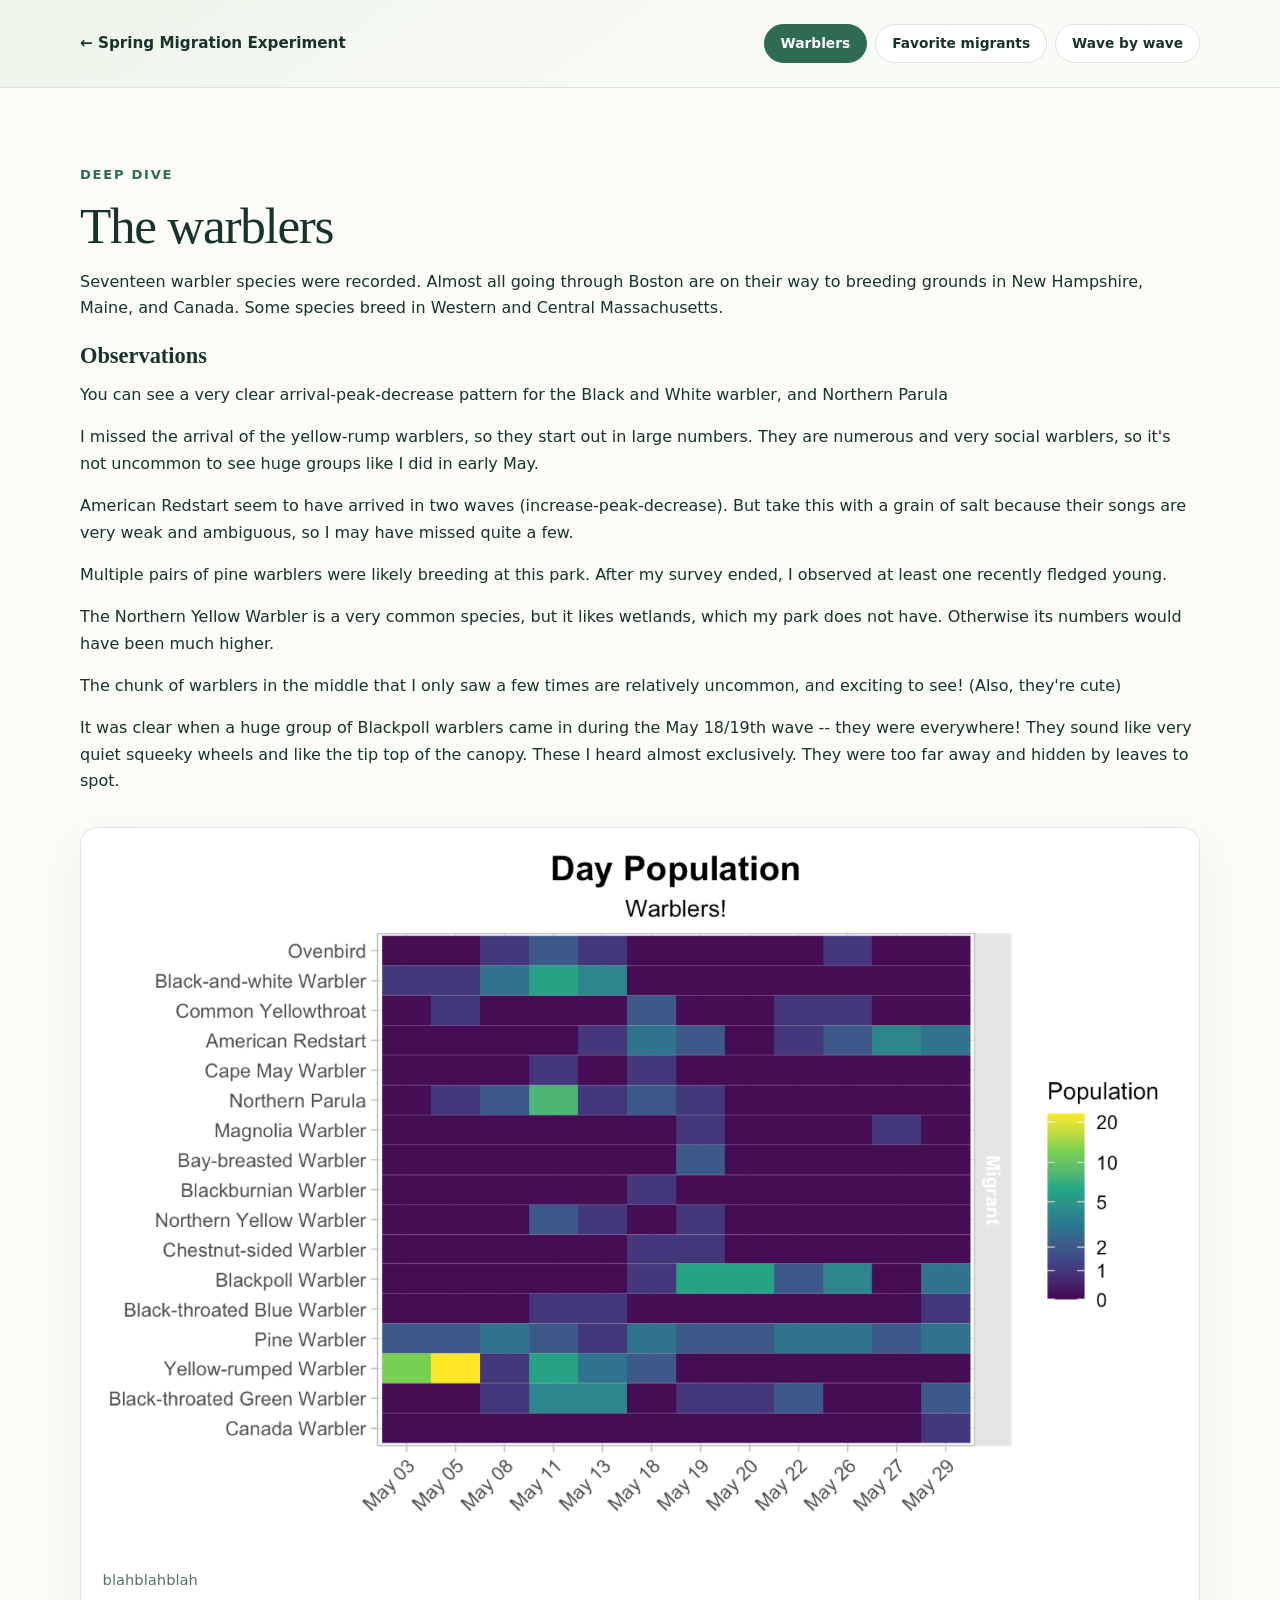
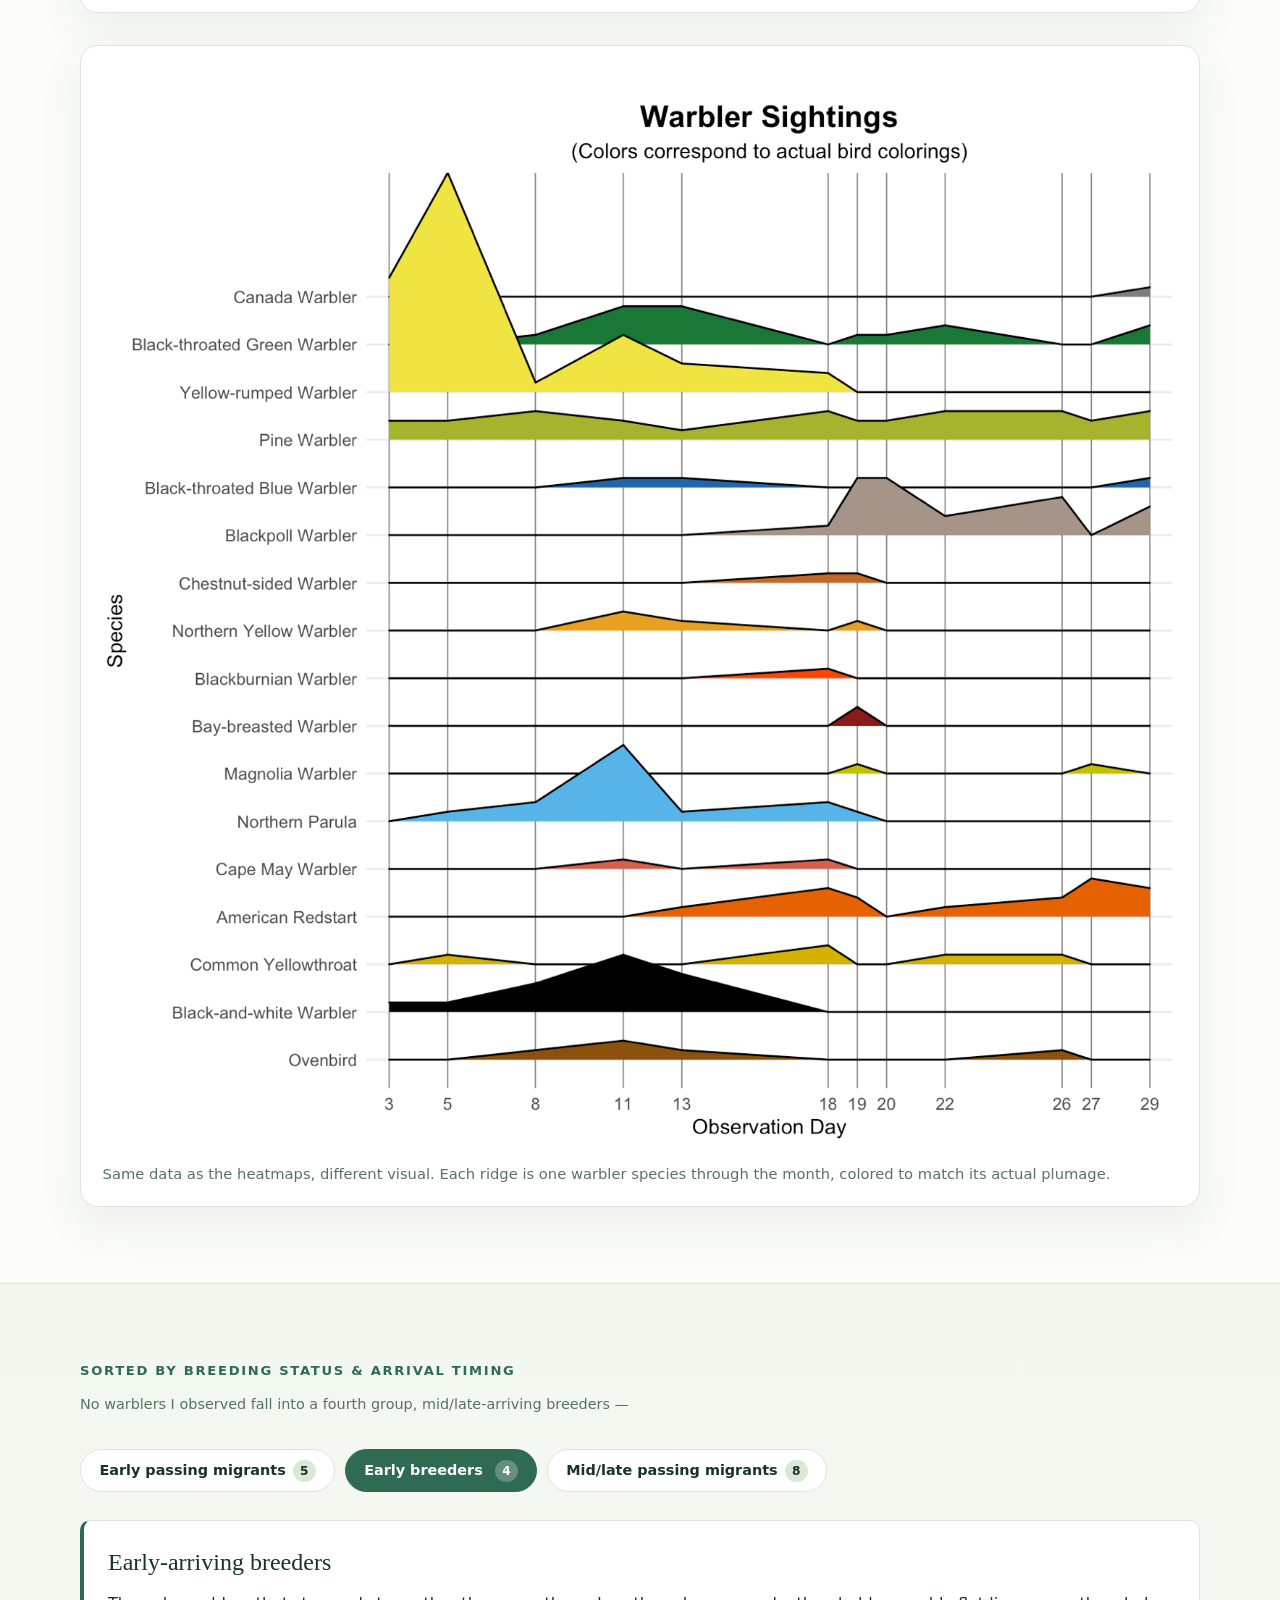
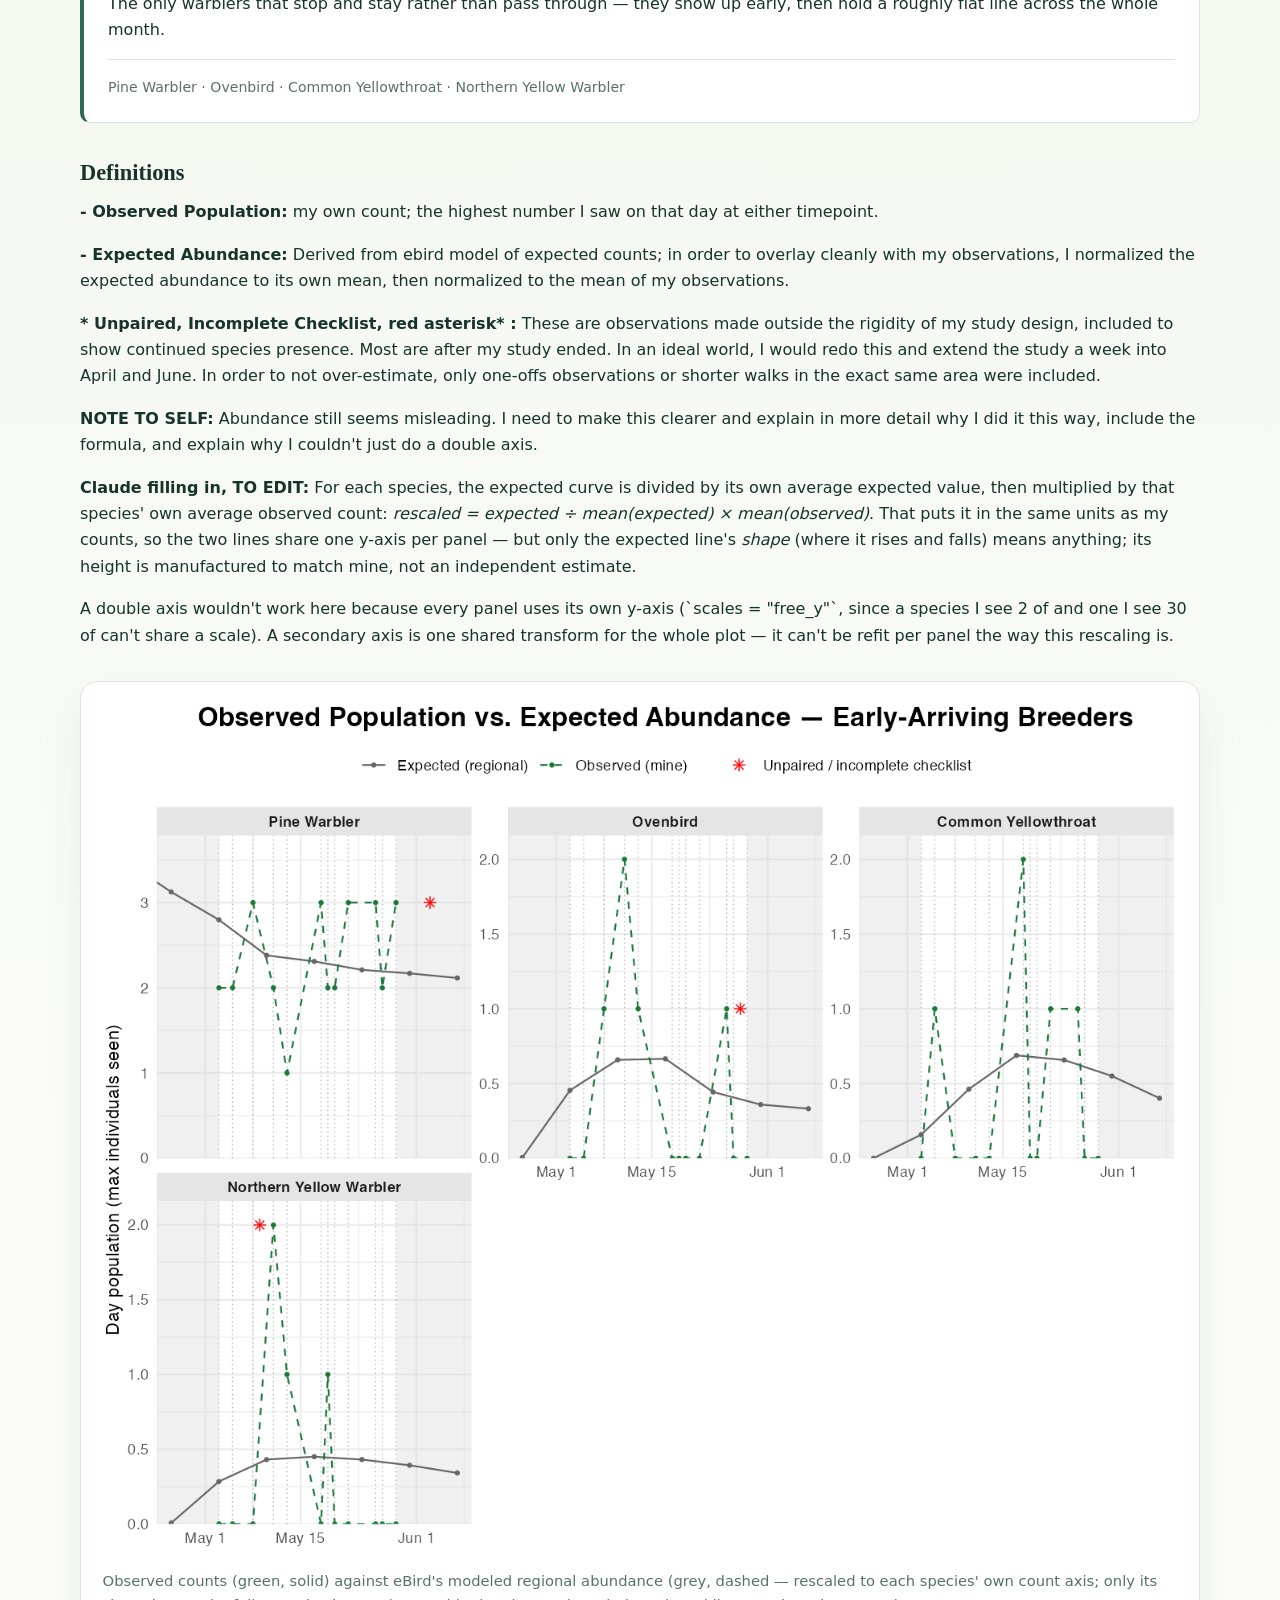
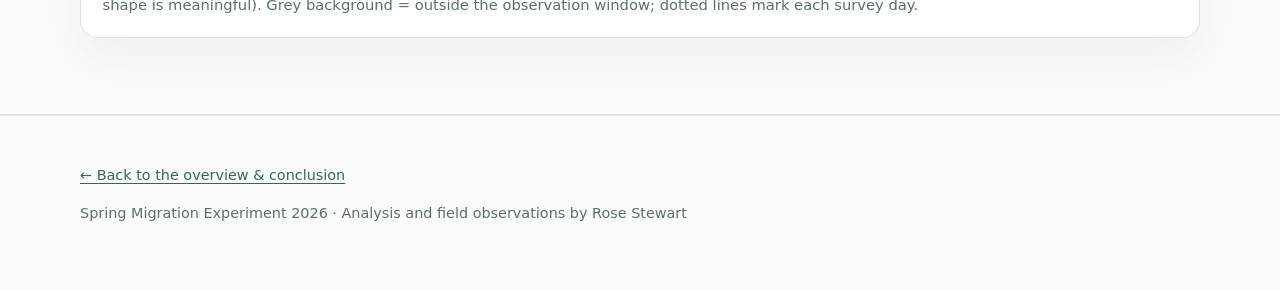
<file: story-site-v2.2/warblers.html>
<!doctype html>
<html lang="en">
<head>
  <meta charset="utf-8">
  <meta name="viewport" content="width=device-width, initial-scale=1">
  <meta name="description" content="Deep dive: the warblers, from Rose Stewart's spring migration experiment story site v2.2.">
  <title>The warblers | Spring Migration Experiment</title>
  <link rel="stylesheet" href="styles.css">
  <script src="story.js" defer></script>
</head>
<body>

  <header class="subnav">
    <div class="wrap subnav-inner">
      <a class="subnav-home" href="index.html">&larr; Spring Migration Experiment</a>
      <nav class="subnav-links" aria-label="Deep dives">
        <a href="warblers.html" class="is-current">Warblers</a>
        <a href="favorites.html">Favorite migrants</a>
        <a href="waves.html">Wave by wave</a>
      </nav>
    </div>
  </header>

  <main>

<!--WARBLERS -->
    <section>
      <div class="wrap">
        <p class="eyebrow">Deep dive</p>
        <h2>The warblers</h2>
        <p>Seventeen warbler species were recorded. Almost all going through Boston are on their way to breeding grounds in New Hampshire, Maine, and Canada. Some species breed in Western and Central Massachusetts.</p>
        <h3>Observations</h3>
        <p>You can see a very clear arrival-peak-decrease pattern for the Black and White warbler, and Northern Parula</p>
        <p>I missed the arrival of the yellow-rump warblers, so they start out in large numbers. They are numerous and very social warblers, so it's not uncommon to see huge groups like I did in early May.</p>
        <p>American Redstart seem to have arrived in two waves (increase-peak-decrease). But take this with a grain of salt because their songs are very weak and ambiguous, so I may have missed quite a few.</p>
        <p>Multiple pairs of pine warblers were likely breeding at this park. After my survey ended, I observed at least one recently fledged young.</p>
        <p>The Northern Yellow Warbler is a very common species, but it likes wetlands, which my park does not have. Otherwise its numbers would have been much higher.</p>
        <p>The chunk of warblers in the middle that I only saw a few times are relatively uncommon, and exciting to see! (Also, they're cute)</p>
        <p>It was clear when a huge group of Blackpoll warblers came in during the May 18/19th wave -- they were everywhere! They sound like very quiet squeeky wheels and like the tip top of the canopy. These I heard almost exclusively. They were too far away and hidden by leaves to spot.</p>
        <figure class="figure">
          <img src="assets/heatmap-warblers.png" alt="Heatmap of 17 warbler species by survey date." loading="lazy">
          <figcaption>blahblahblah</figcaption>
        </figure>
        <figure class="figure">
          <img src="assets/ridges-warblers.png" alt="Ridgeline plot of warbler sightings through May, each species colored to match its real plumage." loading="lazy">
          <figcaption>Same data as the heatmaps, different visual. Each ridge is one warbler species through the month, colored to match its actual plumage.</figcaption>
        </figure>
      
      </div>
    </section>

<!--BREEDING STATUS & ARRIVAL TIMING-->
    <section class="groups-section">
      <div class="wrap">
        <p class="eyebrow">Sorted by breeding status &amp; arrival timing</p>
        <p class="muted">No warblers I observed fall into a fourth group, mid/late-arriving breeders &mdash; </p>


        <div class="group-picker" role="tablist" aria-label="Species groups">

          <button class="group-btn" role="tab" aria-selected="false" data-fig="obsexp-early-passing"
            data-title="Early passing migrants"
            data-species="Black-and-white Warbler &middot; Northern Parula &middot; Black-throated Blue Warbler &middot; Yellow-rumped Warbler &middot; Black-throated Green Warbler"
            data-note="Present at the start and gone by the end. Yellow-rumped Warbler peaks at 22 birds on May 5 and is absent after mid-month &mdash; the clearest passage signal in the data.">Early passing migrants<span class="count">5</span></button>

          <button class="group-btn is-active" role="tab" aria-selected="true" data-fig="obsexp-warblers-early-breeders"
            data-title="Early-arriving breeders"
            data-species="Pine Warbler &middot; Ovenbird &middot; Common Yellowthroat &middot; Northern Yellow Warbler"
            data-note="The only warblers that stop and stay rather than pass through &mdash; they show up early, then hold a roughly flat line across the whole month.">Early breeders <span class="count">4</span></button>

          <button class="group-btn" role="tab" aria-selected="false" data-fig="obsexp-midlate-passing"
            data-title="Mid/late passing migrants"
            data-species="American Redstart &middot; Cape May Warbler &middot; Magnolia Warbler &middot; Bay-breasted Warbler &middot; Blackburnian Warbler &middot; Chestnut-sided Warbler &middot; Blackpoll Warbler &middot; Canada Warbler"
            data-note="Like the early passing migrants, these birds come and go. These migrants, however, don't arrive until mid-May.">Mid/late passing migrants<span class="count">8</span></button>

        </div>

        <div class="group-detail">
          <h3 id="groupTitle">Early-arriving breeders</h3>
          <p id="groupNote">The only warblers that stop and stay rather than pass through &mdash; they show up early, then hold a roughly flat line across the whole month.</p>
          <p class="species-list" id="groupSpecies">Pine Warbler &middot; Ovenbird &middot; Common Yellowthroat &middot; Northern Yellow Warbler</p>
        </div>
        

        <h3>Definitions</h3>
        <p> <strong>- Observed Population:</strong> my own count; the highest number I saw on that day at either timepoint.</p>
        <p> <strong>- Expected Abundance:</strong> Derived from ebird model of expected counts; in order to overlay cleanly with my observations, I normalized the expected abundance to its own mean, then normalized to the mean of my observations.</p>
        <p> <strong>* Unpaired, Incomplete Checklist, red asterisk* :</strong> These are observations made outside the rigidity of my study design, included to show continued species presence. Most are after my study ended. In an ideal world, I would redo this and extend the study a week into April and June. In order to not over-estimate, only one-offs observations or shorter walks in the exact same area were included.</p>
        <p><strong>NOTE TO SELF:</strong> Abundance still seems misleading. I need to make this clearer and explain in more detail why I did it this way, include the formula, and explain why I couldn't just do a double axis.</p>
        <p><strong>Claude filling in, TO EDIT:</strong> For each species, the expected curve is divided by its own average expected value, then multiplied by that species' own average observed count: <em>rescaled = expected &divide; mean(expected) &times; mean(observed)</em>. That puts it in the same units as my counts, so the two lines share one y-axis per panel &mdash; but only the expected line's <em>shape</em> (where it rises and falls) means anything; its height is manufactured to match mine, not an independent estimate.</p>
        <p>A double axis wouldn't work here because every panel uses its own y-axis (`scales = "free_y"`, since a species I see 2 of and one I see 30 of can't share a scale). A secondary axis is one shared transform for the whole plot &mdash; it can't be refit per panel the way this rescaling is.</p>

        <figure class="figure">
          <img id="groupImg" src="assets/obsexp-warblers-early-breeders.png" alt="Small-multiple charts comparing observed counts with expected regional abundance for one species group." loading="lazy">
          <figcaption>Observed counts (green, solid) against eBird's modeled regional abundance (grey, dashed &mdash; rescaled to each species' own count axis; only its shape is meaningful). Grey background = outside the observation window; dotted lines mark each survey day.</figcaption>
        </figure>
      </div>
    </section>

  </main>

<!--Footer-->
  <footer class="site-footer">
    <div class="wrap">
      <p><a href="index.html#conclusion">&larr; Back to the overview &amp; conclusion</a></p>
      <p class="muted">Spring Migration Experiment 2026 &middot; Analysis and field observations by Rose Stewart</p>
    </div>
  </footer>
</body>
</html>
</file>
<file: docs/styles.css>
:root {
  color-scheme: light;
  --ink: #17332b;
  --muted: #587168;
  --paper: #fbfcf8;
  --card: #ffffff;
  --fern: #2f6b52;
  --moss: #dbe8d7;
  --sun: #efbd4e;
  --line: #dce5df;
}

* {
  box-sizing: border-box;
}

html {
  scroll-behavior: smooth;
}

body {
  margin: 0;
  color: var(--ink);
  background: var(--paper);
  font-family: Inter, ui-sans-serif, system-ui, -apple-system, BlinkMacSystemFont, "Segoe UI", sans-serif;
  line-height: 1.65;
}

a {
  color: var(--fern);
  text-underline-offset: 0.18em;
}

.wrap {
  width: min(1120px, calc(100% - 2rem));
  margin-inline: auto;
}

.hero {
  padding: 5.5rem 0 4.5rem;
  background:
    radial-gradient(circle at 82% 22%, rgba(239, 189, 78, 0.28), transparent 20rem),
    linear-gradient(145deg, #edf4e9, #f9fbf6 58%);
  border-bottom: 1px solid var(--line);
}

.eyebrow {
  margin: 0 0 0.75rem;
  color: var(--fern);
  font-size: 0.82rem;
  font-weight: 800;
  letter-spacing: 0.13em;
  text-transform: uppercase;
}

h1,
h2,
h3,
p {
  margin-top: 0;
}

h1 {
  max-width: 850px;
  margin-bottom: 1.25rem;
  font-family: Georgia, "Times New Roman", serif;
  font-size: clamp(3rem, 8vw, 6.4rem);
  font-weight: 500;
  letter-spacing: -0.045em;
  line-height: 0.96;
}

h2 {
  margin-bottom: 1rem;
  font-family: Georgia, "Times New Roman", serif;
  font-size: clamp(2rem, 4vw, 3.25rem);
  font-weight: 500;
  letter-spacing: -0.025em;
  line-height: 1.08;
}

h3 {
  margin-bottom: 0.45rem;
  font-family: Georgia, "Times New Roman", serif;
  font-size: 1.4rem;
  font-weight: 600;
}

.lede {
  max-width: 760px;
  color: #35564a;
  font-size: clamp(1.1rem, 2vw, 1.35rem);
}

.byline {
  margin: 1.75rem 0 0;
  color: var(--muted);
  font-weight: 650;
}

main section {
  padding: 4.75rem 0;
}

main section + section {
  border-top: 1px solid var(--line);
}

.intro {
  display: grid;
  grid-template-columns: minmax(0, 1.25fr) minmax(250px, 0.75fr);
  gap: 3rem;
  align-items: start;
}

.stats {
  display: grid;
  grid-template-columns: repeat(2, 1fr);
  gap: 0.8rem;
}

.stat,
.method {
  padding: 1.25rem;
  background: var(--card);
  border: 1px solid var(--line);
  border-radius: 1rem;
  box-shadow: 0 12px 34px rgba(33, 73, 58, 0.06);
}

.stat strong {
  display: block;
  color: var(--fern);
  font-family: Georgia, "Times New Roman", serif;
  font-size: 2.2rem;
  font-weight: 500;
  line-height: 1;
}

.stat span {
  display: block;
  margin-top: 0.45rem;
  color: var(--muted);
  font-size: 0.9rem;
}

.methods {
  display: grid;
  grid-template-columns: repeat(3, 1fr);
  gap: 1rem;
  margin-top: 2rem;
}

.method p {
  margin-bottom: 0;
  color: var(--muted);
}

.figure {
  margin: 2rem 0 0;
  padding: 1rem;
  background: #fff;
  border: 1px solid var(--line);
  border-radius: 1.1rem;
  box-shadow: 0 18px 45px rgba(33, 73, 58, 0.07);
}

.figure img {
  display: block;
  width: 100%;
  height: auto;
  border-radius: 0.55rem;
}

figcaption {
  padding: 0.9rem 0.35rem 0.2rem;
  color: var(--muted);
  font-size: 0.92rem;
}

.finding {
  display: grid;
  grid-template-columns: 4rem minmax(0, 1fr);
  gap: 1rem;
  max-width: 820px;
  margin-top: 1.75rem;
}

.finding-number {
  display: grid;
  width: 3rem;
  height: 3rem;
  place-items: center;
  color: var(--ink);
  background: var(--sun);
  border-radius: 50%;
  font-family: Georgia, "Times New Roman", serif;
  font-size: 1.35rem;
}

.finding p {
  color: var(--muted);
}

.note {
  padding: 1.5rem;
  background: var(--moss);
  border-left: 5px solid var(--fern);
  border-radius: 0 0.8rem 0.8rem 0;
}

.note p:last-child {
  margin-bottom: 0;
}

.birdwalk-section {
  overflow: hidden;
  color: #f5f2df;
  background: #102b26;
}

.birdwalk-section .eyebrow {
  color: #f2c45f;
}

.birdwalk-section h2 {
  max-width: 760px;
  color: #fffdf4;
}

.birdwalk-intro {
  max-width: 780px;
  color: #cbd9d1;
}

.walk-controls {
  display: flex;
  gap: 2rem;
  align-items: end;
  justify-content: space-between;
  margin: 2rem 0 1rem;
  padding: 1rem 1.15rem;
  background: rgba(255, 255, 255, 0.07);
  border: 1px solid rgba(255, 255, 255, 0.14);
  border-radius: 1rem;
}

.date-control {
  display: grid;
  grid-template-columns: auto minmax(180px, 380px) 7rem;
  gap: 1rem;
  align-items: center;
  flex: 1;
  font-weight: 750;
}

.date-control input {
  width: 100%;
  accent-color: #efbd4e;
}

.date-control output {
  color: #f7d986;
  font-variant-numeric: tabular-nums;
}

.time-control {
  display: flex;
  gap: 1rem;
  margin: 0;
  padding: 0;
  border: 0;
}

.time-control legend {
  margin-bottom: 0.3rem;
  font-size: 0.78rem;
  font-weight: 800;
  letter-spacing: 0.08em;
  text-transform: uppercase;
}

.time-control input {
  accent-color: #efbd4e;
}

.birdwalk-layout {
  display: grid;
  grid-template-columns: minmax(0, 1.55fr) minmax(270px, 0.65fr);
  gap: 1rem;
}

.habitat-stage {
  position: relative;
  min-height: 590px;
  overflow: hidden;
  background:
    radial-gradient(circle at 62% 16%, rgba(255, 236, 175, 0.25), transparent 13rem),
    linear-gradient(to bottom, #466874 0 38%, #6f9481 38% 56%, #6c7f52 56%);
  border: 1px solid rgba(255, 255, 255, 0.18);
  border-radius: 1.35rem;
  box-shadow: 0 22px 60px rgba(0, 0, 0, 0.24);
  isolation: isolate;
}

.habitat-stage::before {
  position: absolute;
  inset: 0;
  z-index: 20;
  background: white;
  content: "";
  opacity: 0;
  pointer-events: none;
}

.habitat-stage.is-flashing::before {
  animation: shutter-flash 260ms ease-out;
}

.habitat-stage[data-time="morning"] {
  background:
    radial-gradient(circle at 58% 14%, rgba(255, 240, 191, 0.32), transparent 13rem),
    linear-gradient(to bottom, #82bbcd 0 38%, #98b993 38% 56%, #879a64 56%);
}

.sun {
  position: absolute;
  top: 8%;
  right: 12%;
  width: 5.5rem;
  height: 5.5rem;
  background: #f4ca66;
  border-radius: 50%;
  box-shadow: 0 0 3.5rem rgba(244, 202, 102, 0.55);
  transition: transform 420ms cubic-bezier(0.2, 0.8, 0.2, 1);
}

.cloud {
  position: absolute;
  width: 8rem;
  height: 1.4rem;
  background: rgba(248, 248, 233, 0.5);
  border-radius: 100%;
  filter: blur(5px);
  transition: transform 420ms cubic-bezier(0.2, 0.8, 0.2, 1);
}

.cloud--one {
  top: 18%;
  left: 14%;
}

.cloud--two {
  top: 30%;
  right: 27%;
  transform: scale(0.7);
}

.tree {
  position: absolute;
  bottom: 14%;
  width: 5.2rem;
  height: 54%;
  background: #483d2d;
  border-radius: 55% 45% 10% 10%;
  transform-origin: bottom;
  transition: transform 420ms cubic-bezier(0.2, 0.8, 0.2, 1);
}

.habitat-stage::after {
  position: absolute;
  inset: 0;
  background:
    radial-gradient(circle at 20% 12%, rgba(255, 255, 255, 0.24), transparent 10rem),
    radial-gradient(circle at 75% 20%, rgba(255, 255, 255, 0.18), transparent 12rem),
    linear-gradient(180deg, rgba(24, 47, 37, 0.08), rgba(24, 47, 37, 0.18));
  content: "";
  pointer-events: none;
}

.habitat-stage__branch {
  position: absolute;
  z-index: 3;
  background: linear-gradient(90deg, #5b442c, #3b2b1f);
  border-radius: 999px;
}

.habitat-stage__branch--left {
  top: 26%;
  left: -6%;
  width: 46%;
  height: 1rem;
  transform: rotate(14deg);
}

.habitat-stage__branch--right {
  top: 34%;
  right: -4%;
  width: 34%;
  height: 0.95rem;
  transform: rotate(-22deg);
}

.habitat-stage__branch--perch {
  top: 46%;
  left: 34%;
  width: 16%;
  height: 0.55rem;
  transform: rotate(-6deg);
}

.tree::before,
.tree::after,
.tree span {
  position: absolute;
  background: #294e38;
  border-radius: 50%;
  content: "";
}

.tree::before {
  top: -19%;
  left: -215%;
  width: 310%;
  height: 46%;
}

.tree::after {
  top: -29%;
  left: -55%;
  width: 260%;
  height: 48%;
}

.tree span {
  top: 1%;
  left: -115%;
  width: 340%;
  height: 46%;
}

.tree--front {
  right: 16%;
}

.tree--back {
  bottom: 18%;
  left: 18%;
  height: 42%;
  opacity: 0.72;
  transform: scale(0.78);
}

.meadow {
  position: absolute;
  right: -8%;
  bottom: -9%;
  left: -8%;
  height: 35%;
  background:
    repeating-linear-gradient(78deg, transparent 0 18px, rgba(38, 73, 45, 0.72) 19px 22px),
    linear-gradient(#708653, #526b3f);
  border-radius: 48% 52% 0 0;
  transform-origin: bottom;
  transition: transform 420ms cubic-bezier(0.2, 0.8, 0.2, 1);
}

.habitat-zone {
  position: absolute;
  z-index: 10;
  display: grid;
  padding: 0.7rem 0.85rem;
  color: #fff;
  text-align: left;
  background: rgba(12, 35, 30, 0.62);
  border: 1px solid rgba(255, 255, 255, 0.46);
  border-radius: 0.85rem;
  box-shadow: 0 8px 25px rgba(0, 0, 0, 0.14);
  cursor: pointer;
  backdrop-filter: blur(8px);
  transition: transform 220ms ease, background 220ms ease;
}

.habitat-zone:hover,
.habitat-zone:focus-visible {
  background: rgba(17, 54, 43, 0.86);
  outline: 3px solid #f4ca66;
  outline-offset: 3px;
  transform: translateY(-3px);
}

.habitat-zone strong {
  color: #fff7d5;
  font-family: Georgia, "Times New Roman", serif;
  font-size: 1.08rem;
}

.habitat-zone span {
  color: #dce8e0;
  font-size: 0.72rem;
}

.habitat-zone--sky {
  top: 10%;
  left: 8%;
}

.habitat-zone--canopy {
  top: 31%;
  right: 10%;
}

.habitat-zone--understory {
  right: 35%;
  bottom: 20%;
}

.habitat-zone--meadow {
  bottom: 6%;
  left: 8%;
}

.habitat-stage[data-focus="sky"] {
  transform-origin: 25% 15%;
}

.habitat-stage[data-focus="sky"] .sun,
.habitat-stage[data-focus="sky"] .cloud--one {
  transform: scale(1.18);
}

.habitat-stage[data-focus="canopy"] {
  transform-origin: 75% 35%;
}

.habitat-stage[data-focus="canopy"] .tree--front {
  transform: scale(1.08);
}

.habitat-stage[data-focus="understory"] {
  transform-origin: 60% 75%;
}

.habitat-stage[data-focus="understory"] .tree--back {
  transform: scale(0.84) translateY(-1%);
}

.habitat-stage[data-focus="meadow"] {
  transform-origin: 20% 90%;
}

.habitat-stage[data-focus="meadow"] .meadow {
  transform: scale(1.06);
}

.encounter-card {
  min-height: 390px;
  padding: 1.4rem;
  color: var(--ink);
  background: #fffdf4;
  border-radius: 1.35rem;
  box-shadow: 0 22px 60px rgba(0, 0, 0, 0.22);
}

.encounter-card h3 {
  margin-bottom: 0.2rem;
  font-family: Georgia, "Times New Roman", serif;
  font-size: 1.65rem;
}

.encounter-kicker,
.deck-card__number {
  margin-bottom: 0.35rem;
  color: var(--fern);
  font-size: 0.72rem;
  font-weight: 850;
  letter-spacing: 0.1em;
  text-transform: uppercase;
}

.scientific-name {
  color: var(--muted);
  font-size: 0.88rem;
}

.encounter-visual {
  position: relative;
  height: 245px;
  margin-bottom: 1rem;
  overflow: hidden;
  background:
    radial-gradient(circle at center 26%, rgba(255, 255, 255, 0.34), transparent 35%),
    linear-gradient(180deg, #7f9e94 0%, #617466 52%, #495e42 52%, #41543a 100%);
  border-radius: 0.9rem;
}

.encounter-visual::after {
  position: absolute;
  inset: 0;
  border-radius: 999px;
  background:
    radial-gradient(circle at 50% 18%, rgba(255, 255, 255, 0.18), transparent 30%),
    radial-gradient(circle at 50% 72%, rgba(28, 49, 26, 0.34), transparent 28%);
  content: "";
  pointer-events: none;
}

.encounter-visual--clean {
  position: relative;
}

.bird-scene {
  position: absolute;
  inset: 0;
  overflow: hidden;
}

.habitat-backdrop {
  position: absolute;
  inset: 0;
  background-size: cover;
  background-position: center;
  filter: saturate(0.85) brightness(0.9) sepia(0.06);
  animation: habitat-zoom 900ms ease-out;
}

@keyframes habitat-zoom {
  from {
    transform: scale(1.22);
    filter: saturate(0.85) brightness(0.65) sepia(0.06) blur(3px);
  }
  to {
    transform: scale(1);
    filter: saturate(0.85) brightness(0.9) sepia(0.06) blur(0);
  }
}

.bird-scene--sky .habitat-backdrop {
  background-image: linear-gradient(rgba(20, 40, 70, 0.08), rgba(20, 40, 70, 0.22)), url("assets/habitats/sky.jpg");
}

.bird-scene--canopy .habitat-backdrop {
  background-image: linear-gradient(rgba(10, 30, 10, 0.05), rgba(8, 22, 8, 0.4)), url("assets/habitats/canopy.jpg");
}

.bird-scene--understory .habitat-backdrop {
  background-image: linear-gradient(rgba(8, 18, 8, 0.15), rgba(6, 14, 6, 0.5)), url("assets/habitats/understory.jpg");
}

/* Placeholder until a real meadow photo is added (see assets/habitats/README). */
.bird-scene--meadow .habitat-backdrop {
  background-image:
    linear-gradient(180deg, rgba(255, 244, 214, 0.35), rgba(139, 116, 38, 0.55)),
    repeating-linear-gradient(96deg, #cdb457 0 5px, #b79a3d 5px 11px, #ddc670 11px 16px);
}

.encounter-sprite {
  position: absolute;
  transform: translate(-50%, -50%);
  width: 4.6rem;
  height: 4.6rem;
  padding: 0;
  border: 0;
  background: transparent;
  cursor: pointer;
  filter: drop-shadow(0 10px 14px rgba(8, 16, 8, 0.4));
  transition: transform 160ms ease;
}

.encounter-sprite:hover,
.encounter-sprite:focus-visible {
  transform: translate(-50%, -50%) scale(1.08);
}

.encounter-sprite img {
  width: 100%;
  height: 100%;
  object-fit: contain;
  border-radius: 999px;
}

.encounter-sprite.is-selected img {
  outline: 3px solid #e7b93d;
  outline-offset: 2px;
  border-radius: 999px;
}

.encounter-sprite--placeholder {
  display: grid;
  width: 2.4rem;
  height: 2.4rem;
  place-items: center;
  border-radius: 50%;
  background: rgba(255, 255, 255, 0.55);
  color: #3c4a34;
  font-size: 0.62rem;
  font-weight: 800;
  letter-spacing: 0.02em;
}

.encounter-sprite--placeholder.is-selected {
  outline: 3px solid #e7b93d;
  outline-offset: 2px;
}

.scene-hint {
  color: var(--muted);
  font-size: 0.8rem;
  font-style: italic;
}

.encounter-count {
  position: absolute;
  right: 1rem;
  bottom: 0.8rem;
  padding: 0.35rem 0.55rem;
  color: #f4f0e3;
  background: rgba(18, 32, 19, 0.46);
  border-radius: 999px;
  font-size: 0.76rem;
  font-weight: 800;
  letter-spacing: 0.08em;
  text-transform: uppercase;
}

.encounter-visual--special {
  box-shadow: inset 0 0 0 2px #d59d1d, 0 0 1.5rem rgba(239, 189, 78, 0.38);
}

.special-note {
  padding: 0.65rem 0.75rem;
  color: #62470f;
  background: #fae9b8;
  border-radius: 0.65rem;
  font-size: 0.85rem;
}

.encounter-card .encounter-visual {
  height: 230px;
  background:
    linear-gradient(180deg, rgba(255, 255, 255, 0.13), rgba(255, 255, 255, 0)),
    radial-gradient(circle at 50% 28%, rgba(255, 255, 255, 0.2), transparent 42%),
    linear-gradient(180deg, rgba(74, 103, 95, 0.85), rgba(39, 61, 46, 0.92));
}

.encounter-card .encounter-visual::before {
  position: absolute;
  inset: 0;
  background:
    linear-gradient(180deg, transparent 0 54%, rgba(63, 83, 47, 0.85) 54% 100%),
    radial-gradient(circle at 30% 20%, rgba(255, 255, 255, 0.12), transparent 12rem),
    radial-gradient(circle at 70% 18%, rgba(255, 255, 255, 0.08), transparent 13rem);
  content: "";
  pointer-events: none;
}

.shutter {
  width: 100%;
  margin-top: 0.5rem;
  padding: 0.8rem 1rem;
  color: #fff;
  background: var(--fern);
  border: 0;
  border-radius: 999px;
  font: inherit;
  font-weight: 800;
  cursor: pointer;
}

.shutter:hover,
.shutter:focus-visible {
  background: #214f3c;
  outline: 3px solid #efbd4e;
  outline-offset: 2px;
}

.model-note {
  margin-top: 1rem;
  padding: 1rem 1.2rem;
  color: #cbd9d1;
  background: rgba(255, 255, 255, 0.06);
  border-left: 4px solid #efbd4e;
  border-radius: 0 0.7rem 0.7rem 0;
  font-size: 0.88rem;
}

.field-deck {
  margin-top: 3rem;
}

.field-deck__heading,
.deck-actions {
  display: flex;
  gap: 1rem;
  align-items: center;
  justify-content: space-between;
}

.field-deck__heading h3 {
  margin: 0;
  color: #fffdf4;
  font-family: Georgia, "Times New Roman", serif;
  font-size: 1.8rem;
}

.deck-actions {
  color: #cbd9d1;
  font-size: 0.88rem;
}

.text-button {
  padding: 0;
  color: #f2c45f;
  background: transparent;
  border: 0;
  font: inherit;
  text-decoration: underline;
  text-underline-offset: 0.2em;
  cursor: pointer;
}

.field-deck__grid {
  display: grid;
  grid-template-columns: repeat(auto-fill, minmax(180px, 1fr));
  gap: 0.85rem;
  margin-top: 1rem;
}

.deck-empty {
  color: #b8cbc0;
}

.deck-card {
  padding: 0.7rem;
  color: var(--ink);
  background: #fffdf4;
  border: 3px solid #d9e2d7;
  border-radius: 0.9rem;
  box-shadow: 0 8px 20px rgba(0, 0, 0, 0.18);
}

.deck-card--special {
  border-color: #efbd4e;
  box-shadow: 0 0 1.4rem rgba(239, 189, 78, 0.24);
}

.deck-card__portrait {
  display: grid;
  min-height: 105px;
  margin-bottom: 0.65rem;
  place-items: center;
  overflow: hidden;
  color: #fff;
  background:
    radial-gradient(circle at 65% 30%, rgba(239, 189, 78, 0.7), transparent 22%),
    linear-gradient(145deg, #668473, #294e3d);
  border-radius: 0.55rem;
  font-family: Georgia, "Times New Roman", serif;
  font-size: 1.7rem;
  letter-spacing: 0.08em;
}

.deck-card__portrait img {
  width: 100%;
  height: 105px;
  object-fit: cover;
}

.deck-card h4 {
  margin: 0;
  font-family: Georgia, "Times New Roman", serif;
  font-size: 1.06rem;
}

.deck-card p {
  margin-bottom: 0.2rem;
  color: var(--muted);
  font-size: 0.75rem;
}

.deck-card__footer {
  display: flex;
  justify-content: space-between;
  margin-top: 0.65rem;
  padding-top: 0.5rem;
  color: var(--fern);
  border-top: 1px solid var(--line);
  font-size: 0.7rem;
  font-weight: 800;
}

.encounter-card .is-loading {
  opacity: 0.5;
}

@keyframes bird-arrive {
  from {
    opacity: 0;
    transform: translate(-1.5rem, 0.7rem) scale(0.4);
  }
}

@keyframes shutter-flash {
  0%,
  100% {
    opacity: 0;
  }
  35% {
    opacity: 0.9;
  }
}

footer {
  padding: 2.5rem 0 3rem;
  color: var(--muted);
  border-top: 1px solid var(--line);
  font-size: 0.9rem;
}

footer .credits {
  margin-top: 0.5rem;
  font-size: 0.78rem;
  opacity: 0.85;
}

@media (max-width: 760px) {
  .hero {
    padding: 4rem 0 3.25rem;
  }

  .intro,
  .methods,
  .birdwalk-layout {
    grid-template-columns: 1fr;
  }

  .walk-controls,
  .field-deck__heading {
    align-items: stretch;
    flex-direction: column;
  }

  .date-control {
    grid-template-columns: 1fr;
    gap: 0.35rem;
  }

  .habitat-stage {
    min-height: 500px;
  }

  .habitat-zone span {
    display: none;
  }

  .finding {
    grid-template-columns: 3.25rem minmax(0, 1fr);
  }

  main section {
    padding: 3.5rem 0;
  }
}

@media (prefers-reduced-motion: reduce) {
  html {
    scroll-behavior: auto;
  }

  *,
  *::before,
  *::after {
    animation-duration: 0.01ms !important;
    animation-iteration-count: 1 !important;
    transition-duration: 0.01ms !important;
  }
}

/* ---------- v2.2 additions: wave stepper, group tabs, wave table ---------- */

.wrap.narrow { width: min(760px, calc(100% - 2rem)); }

.style-samples {
  display: grid;
  grid-template-columns: repeat(auto-fit, minmax(320px, 1fr));
  gap: 1.25rem;
}
.style-samples .figure { margin-top: 0; }

/* color key text -- matches the exact hex values used in the R charts
   (Increase/Decrease/Previous fills, uncommon-species diamond marker) */
.key-blue   { color: #2166AC; }
.key-red    { color: #B2182B; }
.key-grey   { color: #595959; }
.key-orange { color: #C6820A; } /* darker than the chart's #F5A623 so it reads on the light background */
.caveat {
  font-size: .92rem;
  color: var(--muted);
  font-style: italic;
  border-left: 2px solid var(--line);
  padding-left: .9rem;
}

.wave-table {
  margin-top: 2.5rem;
  border-top: 1px solid var(--line);
}
.wave-row {
  display: grid;
  grid-template-columns: 6.5rem 8rem 1fr;
  gap: 1rem;
  align-items: baseline;
  padding: .9rem .25rem;
  border-bottom: 1px solid var(--line);
}
.wave-row .muted { color: var(--muted); }
.wave-tag {
  font-weight: 800;
  font-size: .74rem;
  letter-spacing: .1em;
  text-transform: uppercase;
  color: var(--fern);
}
@media (max-width: 640px) {
  .wave-row { grid-template-columns: 1fr; gap: .15rem; }
}

.waves-section, .groups-section {
  background: linear-gradient(180deg, #f2f7ef, var(--paper) 70%);
  border-top: 1px solid var(--line);
  border-bottom: 1px solid var(--line);
}

.wave-picker, .group-picker {
  display: flex;
  flex-wrap: wrap;
  gap: .6rem;
  margin: 2rem 0 1.75rem;
}
.wave-btn, .group-btn {
  font: inherit;
  font-size: .9rem;
  font-weight: 650;
  color: var(--ink);
  background: var(--card);
  border: 1px solid var(--line);
  border-radius: 999px;
  padding: .55rem 1.15rem;
  cursor: pointer;
  transition: background .18s ease, color .18s ease, border-color .18s ease, transform .18s ease;
}
.wave-btn:hover, .group-btn:hover {
  border-color: var(--fern);
  transform: translateY(-1px);
}
.wave-btn.is-active, .group-btn.is-active {
  background: var(--fern);
  border-color: var(--fern);
  color: #fff;
}
.wave-btn:focus-visible, .group-btn:focus-visible {
  outline: 3px solid var(--sun);
  outline-offset: 2px;
}
.group-btn .count {
  display: inline-block;
  margin-left: .45rem;
  padding: .05rem .45rem;
  border-radius: 999px;
  background: var(--moss);
  color: var(--ink);
  font-size: .76rem;
  font-weight: 800;
}
.group-btn.is-active .count { background: rgba(255,255,255,.26); color: #fff; }

.wave-figure img { transition: opacity .22s ease; }
.wave-count-img { margin-top: 1rem; }

.group-detail {
  background: var(--card);
  border: 1px solid var(--line);
  border-left: 4px solid var(--fern);
  border-radius: 10px;
  padding: 1.35rem 1.5rem;
  margin-bottom: 2rem;
}
.group-detail h3 {
  margin-bottom: .5rem;
  font-family: Georgia, "Times New Roman", serif;
  font-size: 1.5rem;
  font-weight: 500;
}
.group-detail p:last-child { margin-bottom: 0; }
.species-list {
  margin-top: .85rem;
  padding-top: .85rem;
  border-top: 1px solid var(--line);
  font-size: .88rem;
  color: var(--muted);
  line-height: 1.9;
}
.groups-section .muted { color: var(--muted); font-size: .9rem; }

.site-footer {
  padding: 3rem 0 4rem;
  border-top: 1px solid var(--line);
  font-size: .9rem;
}
.site-footer .muted { color: var(--muted); margin-bottom: 0; }

/* ---------- choose-your-path cards + sub-page nav ---------- */

.paths-section {
  background: linear-gradient(180deg, var(--paper), #f2f7ef 70%);
}

.path-cards {
  display: grid;
  grid-template-columns: repeat(3, 1fr);
  gap: 1.25rem;
  margin-top: 2rem;
}

.path-card {
  display: flex;
  flex-direction: column;
  gap: .5rem;
  padding: 1.75rem 1.5rem;
  color: inherit;
  background: var(--card);
  border: 1px solid var(--line);
  border-radius: 1.1rem;
  box-shadow: 0 18px 45px rgba(33, 73, 58, 0.07);
  text-decoration: none;
  transition: transform .18s ease, box-shadow .18s ease, border-color .18s ease;
}

.path-card:hover,
.path-card:focus-visible {
  transform: translateY(-4px);
  border-color: var(--fern);
  box-shadow: 0 22px 55px rgba(33, 73, 58, 0.14);
  outline: none;
}

.path-card__eyebrow {
  color: var(--fern);
  font-size: .74rem;
  font-weight: 800;
  letter-spacing: .1em;
  text-transform: uppercase;
}

.path-card h3 {
  margin-bottom: 0;
  font-family: Georgia, "Times New Roman", serif;
  font-size: 1.5rem;
  font-weight: 500;
}

.path-card p {
  flex-grow: 1;
  margin-bottom: 0;
  color: var(--muted);
}

.path-card__cta {
  color: var(--fern);
  font-size: .92rem;
  font-weight: 700;
}

.subnav {
  padding: 1.5rem 0;
  background: linear-gradient(145deg, #edf4e9, #f9fbf6 58%);
  border-bottom: 1px solid var(--line);
}

.subnav-inner {
  display: flex;
  flex-wrap: wrap;
  align-items: center;
  justify-content: space-between;
  gap: 1rem;
}

.subnav-home {
  color: var(--ink);
  font-size: .95rem;
  font-weight: 800;
  text-decoration: none;
}

.subnav-home:hover { color: var(--fern); }

.subnav-links {
  display: flex;
  flex-wrap: wrap;
  gap: .5rem;
}

.subnav-links a {
  padding: .45rem 1rem;
  color: var(--ink);
  background: var(--card);
  border: 1px solid var(--line);
  border-radius: 999px;
  font-size: .86rem;
  font-weight: 650;
  text-decoration: none;
  transition: background .18s ease, color .18s ease, border-color .18s ease;
}

.subnav-links a:hover { border-color: var(--fern); }

.subnav-links a.is-current {
  color: #fff;
  background: var(--fern);
  border-color: var(--fern);
}

@media (max-width: 760px) {
  .path-cards { grid-template-columns: 1fr; }
  .subnav-inner { flex-direction: column; align-items: flex-start; }
}
</file>
<file: story-site-v2.2/styles.css>
:root {
  color-scheme: light;
  --ink: #17332b;
  --muted: #587168;
  --paper: #fbfcf8;
  --card: #ffffff;
  --fern: #2f6b52;
  --moss: #dbe8d7;
  --sun: #efbd4e;
  --line: #dce5df;
}

* {
  box-sizing: border-box;
}

html {
  scroll-behavior: smooth;
}

body {
  margin: 0;
  color: var(--ink);
  background: var(--paper);
  font-family: Inter, ui-sans-serif, system-ui, -apple-system, BlinkMacSystemFont, "Segoe UI", sans-serif;
  line-height: 1.65;
}

a {
  color: var(--fern);
  text-underline-offset: 0.18em;
}

.wrap {
  width: min(1120px, calc(100% - 2rem));
  margin-inline: auto;
}

.hero {
  padding: 5.5rem 0 4.5rem;
  background:
    radial-gradient(circle at 82% 22%, rgba(239, 189, 78, 0.28), transparent 20rem),
    linear-gradient(145deg, #edf4e9, #f9fbf6 58%);
  border-bottom: 1px solid var(--line);
}

.eyebrow {
  margin: 0 0 0.75rem;
  color: var(--fern);
  font-size: 0.82rem;
  font-weight: 800;
  letter-spacing: 0.13em;
  text-transform: uppercase;
}

h1,
h2,
h3,
p {
  margin-top: 0;
}

h1 {
  max-width: 850px;
  margin-bottom: 1.25rem;
  font-family: Georgia, "Times New Roman", serif;
  font-size: clamp(3rem, 8vw, 6.4rem);
  font-weight: 500;
  letter-spacing: -0.045em;
  line-height: 0.96;
}

h2 {
  margin-bottom: 1rem;
  font-family: Georgia, "Times New Roman", serif;
  font-size: clamp(2rem, 4vw, 3.25rem);
  font-weight: 500;
  letter-spacing: -0.025em;
  line-height: 1.08;
}

h3 {
  margin-bottom: 0.45rem;
  font-family: Georgia, "Times New Roman", serif;
  font-size: 1.4rem;
  font-weight: 600;
}

.lede {
  max-width: 760px;
  color: #35564a;
  font-size: clamp(1.1rem, 2vw, 1.35rem);
}

.byline {
  margin: 1.75rem 0 0;
  color: var(--muted);
  font-weight: 650;
}

main section {
  padding: 4.75rem 0;
}

main section + section {
  border-top: 1px solid var(--line);
}

.intro {
  display: grid;
  grid-template-columns: minmax(0, 1.25fr) minmax(250px, 0.75fr);
  gap: 3rem;
  align-items: start;
}

.stats {
  display: grid;
  grid-template-columns: repeat(2, 1fr);
  gap: 0.8rem;
}

.stat,
.method {
  padding: 1.25rem;
  background: var(--card);
  border: 1px solid var(--line);
  border-radius: 1rem;
  box-shadow: 0 12px 34px rgba(33, 73, 58, 0.06);
}

.stat strong {
  display: block;
  color: var(--fern);
  font-family: Georgia, "Times New Roman", serif;
  font-size: 2.2rem;
  font-weight: 500;
  line-height: 1;
}

.stat span {
  display: block;
  margin-top: 0.45rem;
  color: var(--muted);
  font-size: 0.9rem;
}

.methods {
  display: grid;
  grid-template-columns: repeat(3, 1fr);
  gap: 1rem;
  margin-top: 2rem;
}

.method p {
  margin-bottom: 0;
  color: var(--muted);
}

.figure {
  margin: 2rem 0 0;
  padding: 1rem;
  background: #fff;
  border: 1px solid var(--line);
  border-radius: 1.1rem;
  box-shadow: 0 18px 45px rgba(33, 73, 58, 0.07);
}

.figure img {
  display: block;
  width: 100%;
  height: auto;
  border-radius: 0.55rem;
}

figcaption {
  padding: 0.9rem 0.35rem 0.2rem;
  color: var(--muted);
  font-size: 0.92rem;
}

.finding {
  display: grid;
  grid-template-columns: 4rem minmax(0, 1fr);
  gap: 1rem;
  max-width: 820px;
  margin-top: 1.75rem;
}

.finding-number {
  display: grid;
  width: 3rem;
  height: 3rem;
  place-items: center;
  color: var(--ink);
  background: var(--sun);
  border-radius: 50%;
  font-family: Georgia, "Times New Roman", serif;
  font-size: 1.35rem;
}

.finding p {
  color: var(--muted);
}

.note {
  padding: 1.5rem;
  background: var(--moss);
  border-left: 5px solid var(--fern);
  border-radius: 0 0.8rem 0.8rem 0;
}

.note p:last-child {
  margin-bottom: 0;
}

.birdwalk-section {
  overflow: hidden;
  color: #f5f2df;
  background: #102b26;
}

.birdwalk-section .eyebrow {
  color: #f2c45f;
}

.birdwalk-section h2 {
  max-width: 760px;
  color: #fffdf4;
}

.birdwalk-intro {
  max-width: 780px;
  color: #cbd9d1;
}

.walk-controls {
  display: flex;
  gap: 2rem;
  align-items: end;
  justify-content: space-between;
  margin: 2rem 0 1rem;
  padding: 1rem 1.15rem;
  background: rgba(255, 255, 255, 0.07);
  border: 1px solid rgba(255, 255, 255, 0.14);
  border-radius: 1rem;
}

.date-control {
  display: grid;
  grid-template-columns: auto minmax(180px, 380px) 7rem;
  gap: 1rem;
  align-items: center;
  flex: 1;
  font-weight: 750;
}

.date-control input {
  width: 100%;
  accent-color: #efbd4e;
}

.date-control output {
  color: #f7d986;
  font-variant-numeric: tabular-nums;
}

.time-control {
  display: flex;
  gap: 1rem;
  margin: 0;
  padding: 0;
  border: 0;
}

.time-control legend {
  margin-bottom: 0.3rem;
  font-size: 0.78rem;
  font-weight: 800;
  letter-spacing: 0.08em;
  text-transform: uppercase;
}

.time-control input {
  accent-color: #efbd4e;
}

.birdwalk-layout {
  display: grid;
  grid-template-columns: minmax(0, 1.55fr) minmax(270px, 0.65fr);
  gap: 1rem;
}

.habitat-stage {
  position: relative;
  min-height: 590px;
  overflow: hidden;
  background:
    radial-gradient(circle at 62% 16%, rgba(255, 236, 175, 0.25), transparent 13rem),
    linear-gradient(to bottom, #466874 0 38%, #6f9481 38% 56%, #6c7f52 56%);
  border: 1px solid rgba(255, 255, 255, 0.18);
  border-radius: 1.35rem;
  box-shadow: 0 22px 60px rgba(0, 0, 0, 0.24);
  isolation: isolate;
}

.habitat-stage::before {
  position: absolute;
  inset: 0;
  z-index: 20;
  background: white;
  content: "";
  opacity: 0;
  pointer-events: none;
}

.habitat-stage.is-flashing::before {
  animation: shutter-flash 260ms ease-out;
}

.habitat-stage[data-time="morning"] {
  background:
    radial-gradient(circle at 58% 14%, rgba(255, 240, 191, 0.32), transparent 13rem),
    linear-gradient(to bottom, #82bbcd 0 38%, #98b993 38% 56%, #879a64 56%);
}

.sun {
  position: absolute;
  top: 8%;
  right: 12%;
  width: 5.5rem;
  height: 5.5rem;
  background: #f4ca66;
  border-radius: 50%;
  box-shadow: 0 0 3.5rem rgba(244, 202, 102, 0.55);
  transition: transform 420ms cubic-bezier(0.2, 0.8, 0.2, 1);
}

.cloud {
  position: absolute;
  width: 8rem;
  height: 1.4rem;
  background: rgba(248, 248, 233, 0.5);
  border-radius: 100%;
  filter: blur(5px);
  transition: transform 420ms cubic-bezier(0.2, 0.8, 0.2, 1);
}

.cloud--one {
  top: 18%;
  left: 14%;
}

.cloud--two {
  top: 30%;
  right: 27%;
  transform: scale(0.7);
}

.tree {
  position: absolute;
  bottom: 14%;
  width: 5.2rem;
  height: 54%;
  background: #483d2d;
  border-radius: 55% 45% 10% 10%;
  transform-origin: bottom;
  transition: transform 420ms cubic-bezier(0.2, 0.8, 0.2, 1);
}

.habitat-stage::after {
  position: absolute;
  inset: 0;
  background:
    radial-gradient(circle at 20% 12%, rgba(255, 255, 255, 0.24), transparent 10rem),
    radial-gradient(circle at 75% 20%, rgba(255, 255, 255, 0.18), transparent 12rem),
    linear-gradient(180deg, rgba(24, 47, 37, 0.08), rgba(24, 47, 37, 0.18));
  content: "";
  pointer-events: none;
}

.habitat-stage__branch {
  position: absolute;
  z-index: 3;
  background: linear-gradient(90deg, #5b442c, #3b2b1f);
  border-radius: 999px;
}

.habitat-stage__branch--left {
  top: 26%;
  left: -6%;
  width: 46%;
  height: 1rem;
  transform: rotate(14deg);
}

.habitat-stage__branch--right {
  top: 34%;
  right: -4%;
  width: 34%;
  height: 0.95rem;
  transform: rotate(-22deg);
}

.habitat-stage__branch--perch {
  top: 46%;
  left: 34%;
  width: 16%;
  height: 0.55rem;
  transform: rotate(-6deg);
}

.tree::before,
.tree::after,
.tree span {
  position: absolute;
  background: #294e38;
  border-radius: 50%;
  content: "";
}

.tree::before {
  top: -19%;
  left: -215%;
  width: 310%;
  height: 46%;
}

.tree::after {
  top: -29%;
  left: -55%;
  width: 260%;
  height: 48%;
}

.tree span {
  top: 1%;
  left: -115%;
  width: 340%;
  height: 46%;
}

.tree--front {
  right: 16%;
}

.tree--back {
  bottom: 18%;
  left: 18%;
  height: 42%;
  opacity: 0.72;
  transform: scale(0.78);
}

.meadow {
  position: absolute;
  right: -8%;
  bottom: -9%;
  left: -8%;
  height: 35%;
  background:
    repeating-linear-gradient(78deg, transparent 0 18px, rgba(38, 73, 45, 0.72) 19px 22px),
    linear-gradient(#708653, #526b3f);
  border-radius: 48% 52% 0 0;
  transform-origin: bottom;
  transition: transform 420ms cubic-bezier(0.2, 0.8, 0.2, 1);
}

.habitat-zone {
  position: absolute;
  z-index: 10;
  display: grid;
  padding: 0.7rem 0.85rem;
  color: #fff;
  text-align: left;
  background: rgba(12, 35, 30, 0.62);
  border: 1px solid rgba(255, 255, 255, 0.46);
  border-radius: 0.85rem;
  box-shadow: 0 8px 25px rgba(0, 0, 0, 0.14);
  cursor: pointer;
  backdrop-filter: blur(8px);
  transition: transform 220ms ease, background 220ms ease;
}

.habitat-zone:hover,
.habitat-zone:focus-visible {
  background: rgba(17, 54, 43, 0.86);
  outline: 3px solid #f4ca66;
  outline-offset: 3px;
  transform: translateY(-3px);
}

.habitat-zone strong {
  color: #fff7d5;
  font-family: Georgia, "Times New Roman", serif;
  font-size: 1.08rem;
}

.habitat-zone span {
  color: #dce8e0;
  font-size: 0.72rem;
}

.habitat-zone--sky {
  top: 10%;
  left: 8%;
}

.habitat-zone--canopy {
  top: 31%;
  right: 10%;
}

.habitat-zone--understory {
  right: 35%;
  bottom: 20%;
}

.habitat-zone--meadow {
  bottom: 6%;
  left: 8%;
}

.habitat-stage[data-focus="sky"] {
  transform-origin: 25% 15%;
}

.habitat-stage[data-focus="sky"] .sun,
.habitat-stage[data-focus="sky"] .cloud--one {
  transform: scale(1.18);
}

.habitat-stage[data-focus="canopy"] {
  transform-origin: 75% 35%;
}

.habitat-stage[data-focus="canopy"] .tree--front {
  transform: scale(1.08);
}

.habitat-stage[data-focus="understory"] {
  transform-origin: 60% 75%;
}

.habitat-stage[data-focus="understory"] .tree--back {
  transform: scale(0.84) translateY(-1%);
}

.habitat-stage[data-focus="meadow"] {
  transform-origin: 20% 90%;
}

.habitat-stage[data-focus="meadow"] .meadow {
  transform: scale(1.06);
}

.encounter-card {
  min-height: 390px;
  padding: 1.4rem;
  color: var(--ink);
  background: #fffdf4;
  border-radius: 1.35rem;
  box-shadow: 0 22px 60px rgba(0, 0, 0, 0.22);
}

.encounter-card h3 {
  margin-bottom: 0.2rem;
  font-family: Georgia, "Times New Roman", serif;
  font-size: 1.65rem;
}

.encounter-kicker,
.deck-card__number {
  margin-bottom: 0.35rem;
  color: var(--fern);
  font-size: 0.72rem;
  font-weight: 850;
  letter-spacing: 0.1em;
  text-transform: uppercase;
}

.scientific-name {
  color: var(--muted);
  font-size: 0.88rem;
}

.encounter-visual {
  position: relative;
  height: 245px;
  margin-bottom: 1rem;
  overflow: hidden;
  background:
    radial-gradient(circle at center 26%, rgba(255, 255, 255, 0.34), transparent 35%),
    linear-gradient(180deg, #7f9e94 0%, #617466 52%, #495e42 52%, #41543a 100%);
  border-radius: 0.9rem;
}

.encounter-visual::after {
  position: absolute;
  inset: 0;
  border-radius: 999px;
  background:
    radial-gradient(circle at 50% 18%, rgba(255, 255, 255, 0.18), transparent 30%),
    radial-gradient(circle at 50% 72%, rgba(28, 49, 26, 0.34), transparent 28%);
  content: "";
  pointer-events: none;
}

.encounter-visual--clean {
  position: relative;
}

.bird-scene {
  position: absolute;
  inset: 0;
  overflow: hidden;
}

.habitat-backdrop {
  position: absolute;
  inset: 0;
  background-size: cover;
  background-position: center;
  filter: saturate(0.85) brightness(0.9) sepia(0.06);
  animation: habitat-zoom 900ms ease-out;
}

@keyframes habitat-zoom {
  from {
    transform: scale(1.22);
    filter: saturate(0.85) brightness(0.65) sepia(0.06) blur(3px);
  }
  to {
    transform: scale(1);
    filter: saturate(0.85) brightness(0.9) sepia(0.06) blur(0);
  }
}

.bird-scene--sky .habitat-backdrop {
  background-image: linear-gradient(rgba(20, 40, 70, 0.08), rgba(20, 40, 70, 0.22)), url("assets/habitats/sky.jpg");
}

.bird-scene--canopy .habitat-backdrop {
  background-image: linear-gradient(rgba(10, 30, 10, 0.05), rgba(8, 22, 8, 0.4)), url("assets/habitats/canopy.jpg");
}

.bird-scene--understory .habitat-backdrop {
  background-image: linear-gradient(rgba(8, 18, 8, 0.15), rgba(6, 14, 6, 0.5)), url("assets/habitats/understory.jpg");
}

/* Placeholder until a real meadow photo is added (see assets/habitats/README). */
.bird-scene--meadow .habitat-backdrop {
  background-image:
    linear-gradient(180deg, rgba(255, 244, 214, 0.35), rgba(139, 116, 38, 0.55)),
    repeating-linear-gradient(96deg, #cdb457 0 5px, #b79a3d 5px 11px, #ddc670 11px 16px);
}

.encounter-sprite {
  position: absolute;
  transform: translate(-50%, -50%);
  width: 4.6rem;
  height: 4.6rem;
  padding: 0;
  border: 0;
  background: transparent;
  cursor: pointer;
  filter: drop-shadow(0 10px 14px rgba(8, 16, 8, 0.4));
  transition: transform 160ms ease;
}

.encounter-sprite:hover,
.encounter-sprite:focus-visible {
  transform: translate(-50%, -50%) scale(1.08);
}

.encounter-sprite img {
  width: 100%;
  height: 100%;
  object-fit: contain;
  border-radius: 999px;
}

.encounter-sprite.is-selected img {
  outline: 3px solid #e7b93d;
  outline-offset: 2px;
  border-radius: 999px;
}

.encounter-sprite--placeholder {
  display: grid;
  width: 2.4rem;
  height: 2.4rem;
  place-items: center;
  border-radius: 50%;
  background: rgba(255, 255, 255, 0.55);
  color: #3c4a34;
  font-size: 0.62rem;
  font-weight: 800;
  letter-spacing: 0.02em;
}

.encounter-sprite--placeholder.is-selected {
  outline: 3px solid #e7b93d;
  outline-offset: 2px;
}

.scene-hint {
  color: var(--muted);
  font-size: 0.8rem;
  font-style: italic;
}

.encounter-count {
  position: absolute;
  right: 1rem;
  bottom: 0.8rem;
  padding: 0.35rem 0.55rem;
  color: #f4f0e3;
  background: rgba(18, 32, 19, 0.46);
  border-radius: 999px;
  font-size: 0.76rem;
  font-weight: 800;
  letter-spacing: 0.08em;
  text-transform: uppercase;
}

.encounter-visual--special {
  box-shadow: inset 0 0 0 2px #d59d1d, 0 0 1.5rem rgba(239, 189, 78, 0.38);
}

.special-note {
  padding: 0.65rem 0.75rem;
  color: #62470f;
  background: #fae9b8;
  border-radius: 0.65rem;
  font-size: 0.85rem;
}

.encounter-card .encounter-visual {
  height: 230px;
  background:
    linear-gradient(180deg, rgba(255, 255, 255, 0.13), rgba(255, 255, 255, 0)),
    radial-gradient(circle at 50% 28%, rgba(255, 255, 255, 0.2), transparent 42%),
    linear-gradient(180deg, rgba(74, 103, 95, 0.85), rgba(39, 61, 46, 0.92));
}

.encounter-card .encounter-visual::before {
  position: absolute;
  inset: 0;
  background:
    linear-gradient(180deg, transparent 0 54%, rgba(63, 83, 47, 0.85) 54% 100%),
    radial-gradient(circle at 30% 20%, rgba(255, 255, 255, 0.12), transparent 12rem),
    radial-gradient(circle at 70% 18%, rgba(255, 255, 255, 0.08), transparent 13rem);
  content: "";
  pointer-events: none;
}

.shutter {
  width: 100%;
  margin-top: 0.5rem;
  padding: 0.8rem 1rem;
  color: #fff;
  background: var(--fern);
  border: 0;
  border-radius: 999px;
  font: inherit;
  font-weight: 800;
  cursor: pointer;
}

.shutter:hover,
.shutter:focus-visible {
  background: #214f3c;
  outline: 3px solid #efbd4e;
  outline-offset: 2px;
}

.model-note {
  margin-top: 1rem;
  padding: 1rem 1.2rem;
  color: #cbd9d1;
  background: rgba(255, 255, 255, 0.06);
  border-left: 4px solid #efbd4e;
  border-radius: 0 0.7rem 0.7rem 0;
  font-size: 0.88rem;
}

.field-deck {
  margin-top: 3rem;
}

.field-deck__heading,
.deck-actions {
  display: flex;
  gap: 1rem;
  align-items: center;
  justify-content: space-between;
}

.field-deck__heading h3 {
  margin: 0;
  color: #fffdf4;
  font-family: Georgia, "Times New Roman", serif;
  font-size: 1.8rem;
}

.deck-actions {
  color: #cbd9d1;
  font-size: 0.88rem;
}

.text-button {
  padding: 0;
  color: #f2c45f;
  background: transparent;
  border: 0;
  font: inherit;
  text-decoration: underline;
  text-underline-offset: 0.2em;
  cursor: pointer;
}

.field-deck__grid {
  display: grid;
  grid-template-columns: repeat(auto-fill, minmax(180px, 1fr));
  gap: 0.85rem;
  margin-top: 1rem;
}

.deck-empty {
  color: #b8cbc0;
}

.deck-card {
  padding: 0.7rem;
  color: var(--ink);
  background: #fffdf4;
  border: 3px solid #d9e2d7;
  border-radius: 0.9rem;
  box-shadow: 0 8px 20px rgba(0, 0, 0, 0.18);
}

.deck-card--special {
  border-color: #efbd4e;
  box-shadow: 0 0 1.4rem rgba(239, 189, 78, 0.24);
}

.deck-card__portrait {
  display: grid;
  min-height: 105px;
  margin-bottom: 0.65rem;
  place-items: center;
  overflow: hidden;
  color: #fff;
  background:
    radial-gradient(circle at 65% 30%, rgba(239, 189, 78, 0.7), transparent 22%),
    linear-gradient(145deg, #668473, #294e3d);
  border-radius: 0.55rem;
  font-family: Georgia, "Times New Roman", serif;
  font-size: 1.7rem;
  letter-spacing: 0.08em;
}

.deck-card__portrait img {
  width: 100%;
  height: 105px;
  object-fit: cover;
}

.deck-card h4 {
  margin: 0;
  font-family: Georgia, "Times New Roman", serif;
  font-size: 1.06rem;
}

.deck-card p {
  margin-bottom: 0.2rem;
  color: var(--muted);
  font-size: 0.75rem;
}

.deck-card__footer {
  display: flex;
  justify-content: space-between;
  margin-top: 0.65rem;
  padding-top: 0.5rem;
  color: var(--fern);
  border-top: 1px solid var(--line);
  font-size: 0.7rem;
  font-weight: 800;
}

.encounter-card .is-loading {
  opacity: 0.5;
}

@keyframes bird-arrive {
  from {
    opacity: 0;
    transform: translate(-1.5rem, 0.7rem) scale(0.4);
  }
}

@keyframes shutter-flash {
  0%,
  100% {
    opacity: 0;
  }
  35% {
    opacity: 0.9;
  }
}

footer {
  padding: 2.5rem 0 3rem;
  color: var(--muted);
  border-top: 1px solid var(--line);
  font-size: 0.9rem;
}

footer .credits {
  margin-top: 0.5rem;
  font-size: 0.78rem;
  opacity: 0.85;
}

@media (max-width: 760px) {
  .hero {
    padding: 4rem 0 3.25rem;
  }

  .intro,
  .methods,
  .birdwalk-layout {
    grid-template-columns: 1fr;
  }

  .walk-controls,
  .field-deck__heading {
    align-items: stretch;
    flex-direction: column;
  }

  .date-control {
    grid-template-columns: 1fr;
    gap: 0.35rem;
  }

  .habitat-stage {
    min-height: 500px;
  }

  .habitat-zone span {
    display: none;
  }

  .finding {
    grid-template-columns: 3.25rem minmax(0, 1fr);
  }

  main section {
    padding: 3.5rem 0;
  }
}

@media (prefers-reduced-motion: reduce) {
  html {
    scroll-behavior: auto;
  }

  *,
  *::before,
  *::after {
    animation-duration: 0.01ms !important;
    animation-iteration-count: 1 !important;
    transition-duration: 0.01ms !important;
  }
}

/* ---------- v2.2 additions: wave stepper, group tabs, wave table ---------- */

.wrap.narrow { width: min(760px, calc(100% - 2rem)); }

.style-samples {
  display: grid;
  grid-template-columns: repeat(auto-fit, minmax(320px, 1fr));
  gap: 1.25rem;
}
.style-samples .figure { margin-top: 0; }

/* color key text -- matches the exact hex values used in the R charts
   (Increase/Decrease/Previous fills, uncommon-species diamond marker) */
.key-blue   { color: #2166AC; }
.key-red    { color: #B2182B; }
.key-grey   { color: #595959; }
.key-orange { color: #C6820A; } /* darker than the chart's #F5A623 so it reads on the light background */
.caveat {
  font-size: .92rem;
  color: var(--muted);
  font-style: italic;
  border-left: 2px solid var(--line);
  padding-left: .9rem;
}

.wave-table {
  margin-top: 2.5rem;
  border-top: 1px solid var(--line);
}
.wave-row {
  display: grid;
  grid-template-columns: 6.5rem 8rem 1fr;
  gap: 1rem;
  align-items: baseline;
  padding: .9rem .25rem;
  border-bottom: 1px solid var(--line);
}
.wave-row .muted { color: var(--muted); }
.wave-tag {
  font-weight: 800;
  font-size: .74rem;
  letter-spacing: .1em;
  text-transform: uppercase;
  color: var(--fern);
}
@media (max-width: 640px) {
  .wave-row { grid-template-columns: 1fr; gap: .15rem; }
}

.waves-section, .groups-section {
  background: linear-gradient(180deg, #f2f7ef, var(--paper) 70%);
  border-top: 1px solid var(--line);
  border-bottom: 1px solid var(--line);
}

.wave-picker, .group-picker {
  display: flex;
  flex-wrap: wrap;
  gap: .6rem;
  margin: 2rem 0 1.75rem;
}
.wave-btn, .group-btn {
  font: inherit;
  font-size: .9rem;
  font-weight: 650;
  color: var(--ink);
  background: var(--card);
  border: 1px solid var(--line);
  border-radius: 999px;
  padding: .55rem 1.15rem;
  cursor: pointer;
  transition: background .18s ease, color .18s ease, border-color .18s ease, transform .18s ease;
}
.wave-btn:hover, .group-btn:hover {
  border-color: var(--fern);
  transform: translateY(-1px);
}
.wave-btn.is-active, .group-btn.is-active {
  background: var(--fern);
  border-color: var(--fern);
  color: #fff;
}
.wave-btn:focus-visible, .group-btn:focus-visible {
  outline: 3px solid var(--sun);
  outline-offset: 2px;
}
.group-btn .count {
  display: inline-block;
  margin-left: .45rem;
  padding: .05rem .45rem;
  border-radius: 999px;
  background: var(--moss);
  color: var(--ink);
  font-size: .76rem;
  font-weight: 800;
}
.group-btn.is-active .count { background: rgba(255,255,255,.26); color: #fff; }

.wave-figure img { transition: opacity .22s ease; }
.wave-count-img { margin-top: 1rem; }

.group-detail {
  background: var(--card);
  border: 1px solid var(--line);
  border-left: 4px solid var(--fern);
  border-radius: 10px;
  padding: 1.35rem 1.5rem;
  margin-bottom: 2rem;
}
.group-detail h3 {
  margin-bottom: .5rem;
  font-family: Georgia, "Times New Roman", serif;
  font-size: 1.5rem;
  font-weight: 500;
}
.group-detail p:last-child { margin-bottom: 0; }
.species-list {
  margin-top: .85rem;
  padding-top: .85rem;
  border-top: 1px solid var(--line);
  font-size: .88rem;
  color: var(--muted);
  line-height: 1.9;
}
.groups-section .muted { color: var(--muted); font-size: .9rem; }

.site-footer {
  padding: 3rem 0 4rem;
  border-top: 1px solid var(--line);
  font-size: .9rem;
}
.site-footer .muted { color: var(--muted); margin-bottom: 0; }

/* ---------- choose-your-path cards + sub-page nav ---------- */

.paths-section {
  background: linear-gradient(180deg, var(--paper), #f2f7ef 70%);
}

.path-cards {
  display: grid;
  grid-template-columns: repeat(3, 1fr);
  gap: 1.25rem;
  margin-top: 2rem;
}

.path-card {
  display: flex;
  flex-direction: column;
  gap: .5rem;
  padding: 1.75rem 1.5rem;
  color: inherit;
  background: var(--card);
  border: 1px solid var(--line);
  border-radius: 1.1rem;
  box-shadow: 0 18px 45px rgba(33, 73, 58, 0.07);
  text-decoration: none;
  transition: transform .18s ease, box-shadow .18s ease, border-color .18s ease;
}

.path-card:hover,
.path-card:focus-visible {
  transform: translateY(-4px);
  border-color: var(--fern);
  box-shadow: 0 22px 55px rgba(33, 73, 58, 0.14);
  outline: none;
}

.path-card__eyebrow {
  color: var(--fern);
  font-size: .74rem;
  font-weight: 800;
  letter-spacing: .1em;
  text-transform: uppercase;
}

.path-card h3 {
  margin-bottom: 0;
  font-family: Georgia, "Times New Roman", serif;
  font-size: 1.5rem;
  font-weight: 500;
}

.path-card p {
  flex-grow: 1;
  margin-bottom: 0;
  color: var(--muted);
}

.path-card__cta {
  color: var(--fern);
  font-size: .92rem;
  font-weight: 700;
}

.subnav {
  padding: 1.5rem 0;
  background: linear-gradient(145deg, #edf4e9, #f9fbf6 58%);
  border-bottom: 1px solid var(--line);
}

.subnav-inner {
  display: flex;
  flex-wrap: wrap;
  align-items: center;
  justify-content: space-between;
  gap: 1rem;
}

.subnav-home {
  color: var(--ink);
  font-size: .95rem;
  font-weight: 800;
  text-decoration: none;
}

.subnav-home:hover { color: var(--fern); }

.subnav-links {
  display: flex;
  flex-wrap: wrap;
  gap: .5rem;
}

.subnav-links a {
  padding: .45rem 1rem;
  color: var(--ink);
  background: var(--card);
  border: 1px solid var(--line);
  border-radius: 999px;
  font-size: .86rem;
  font-weight: 650;
  text-decoration: none;
  transition: background .18s ease, color .18s ease, border-color .18s ease;
}

.subnav-links a:hover { border-color: var(--fern); }

.subnav-links a.is-current {
  color: #fff;
  background: var(--fern);
  border-color: var(--fern);
}

@media (max-width: 760px) {
  .path-cards { grid-template-columns: 1fr; }
  .subnav-inner { flex-direction: column; align-items: flex-start; }
}
</file>
